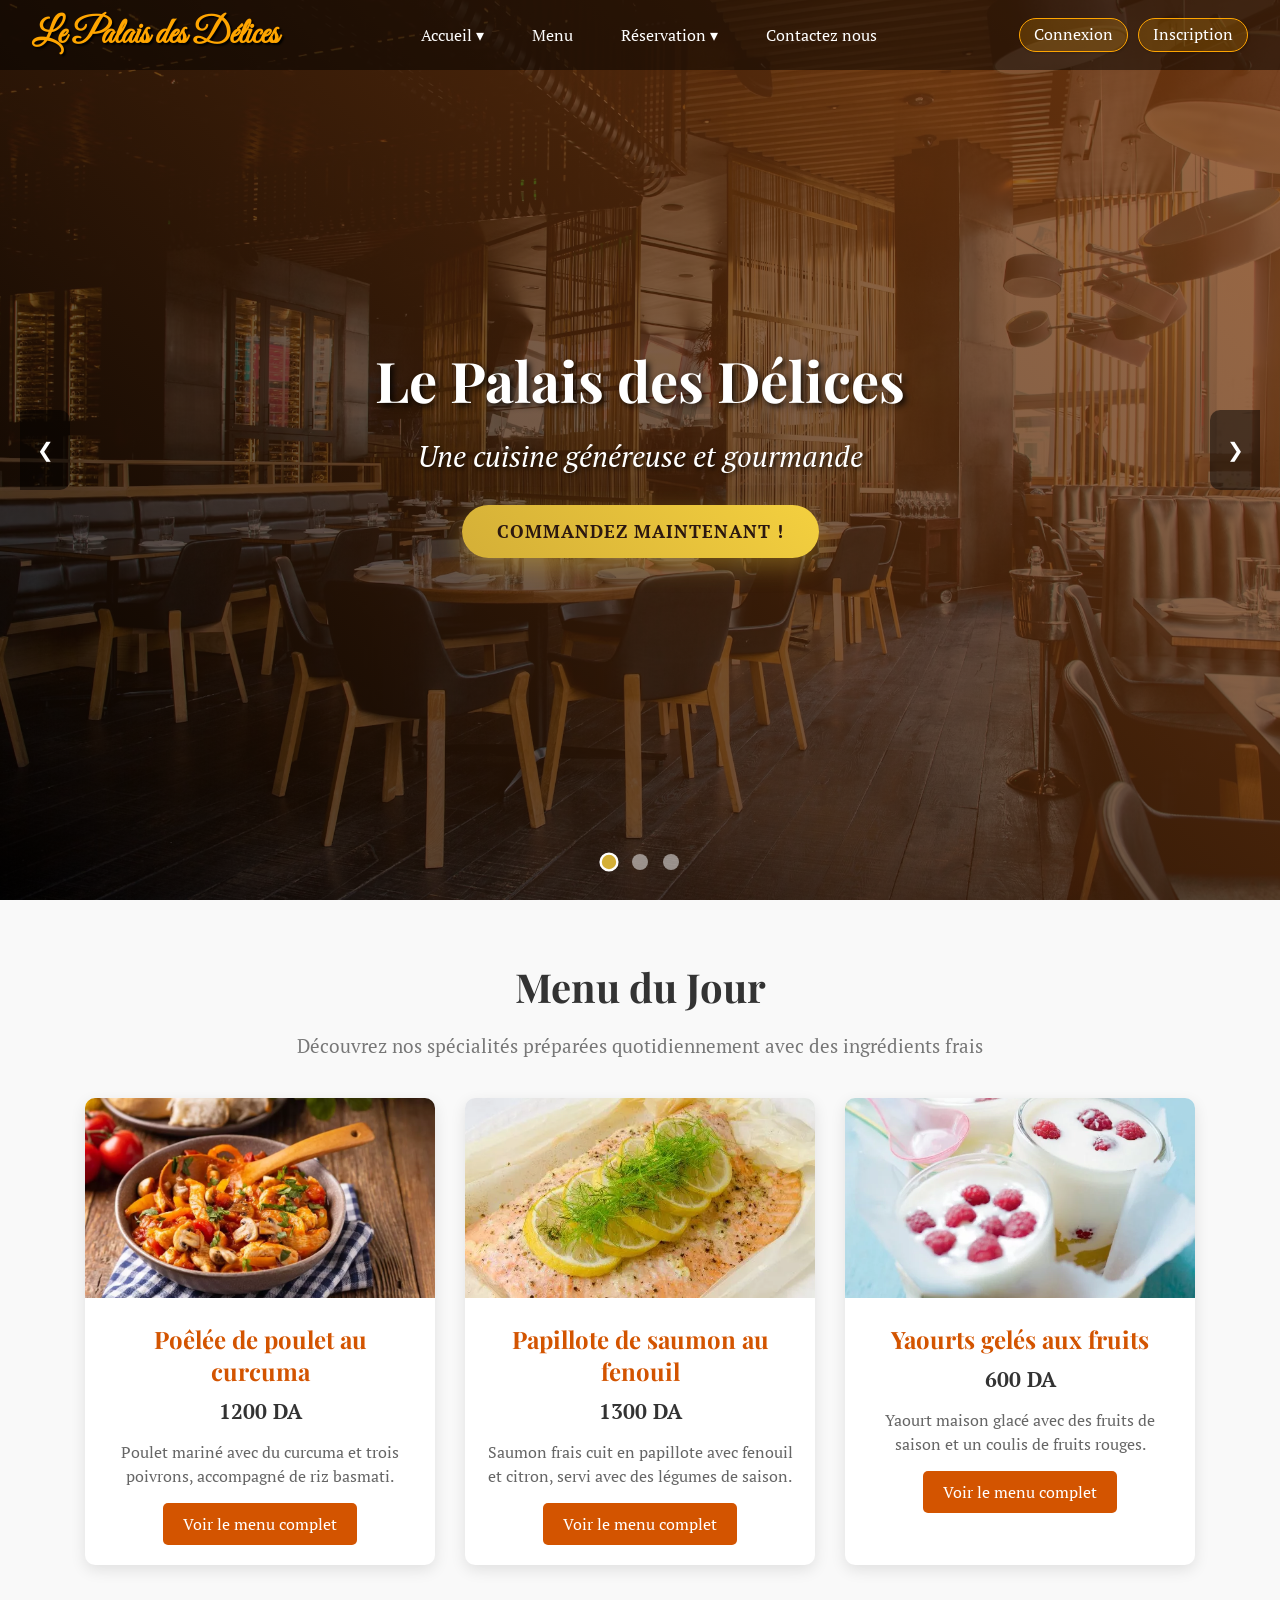
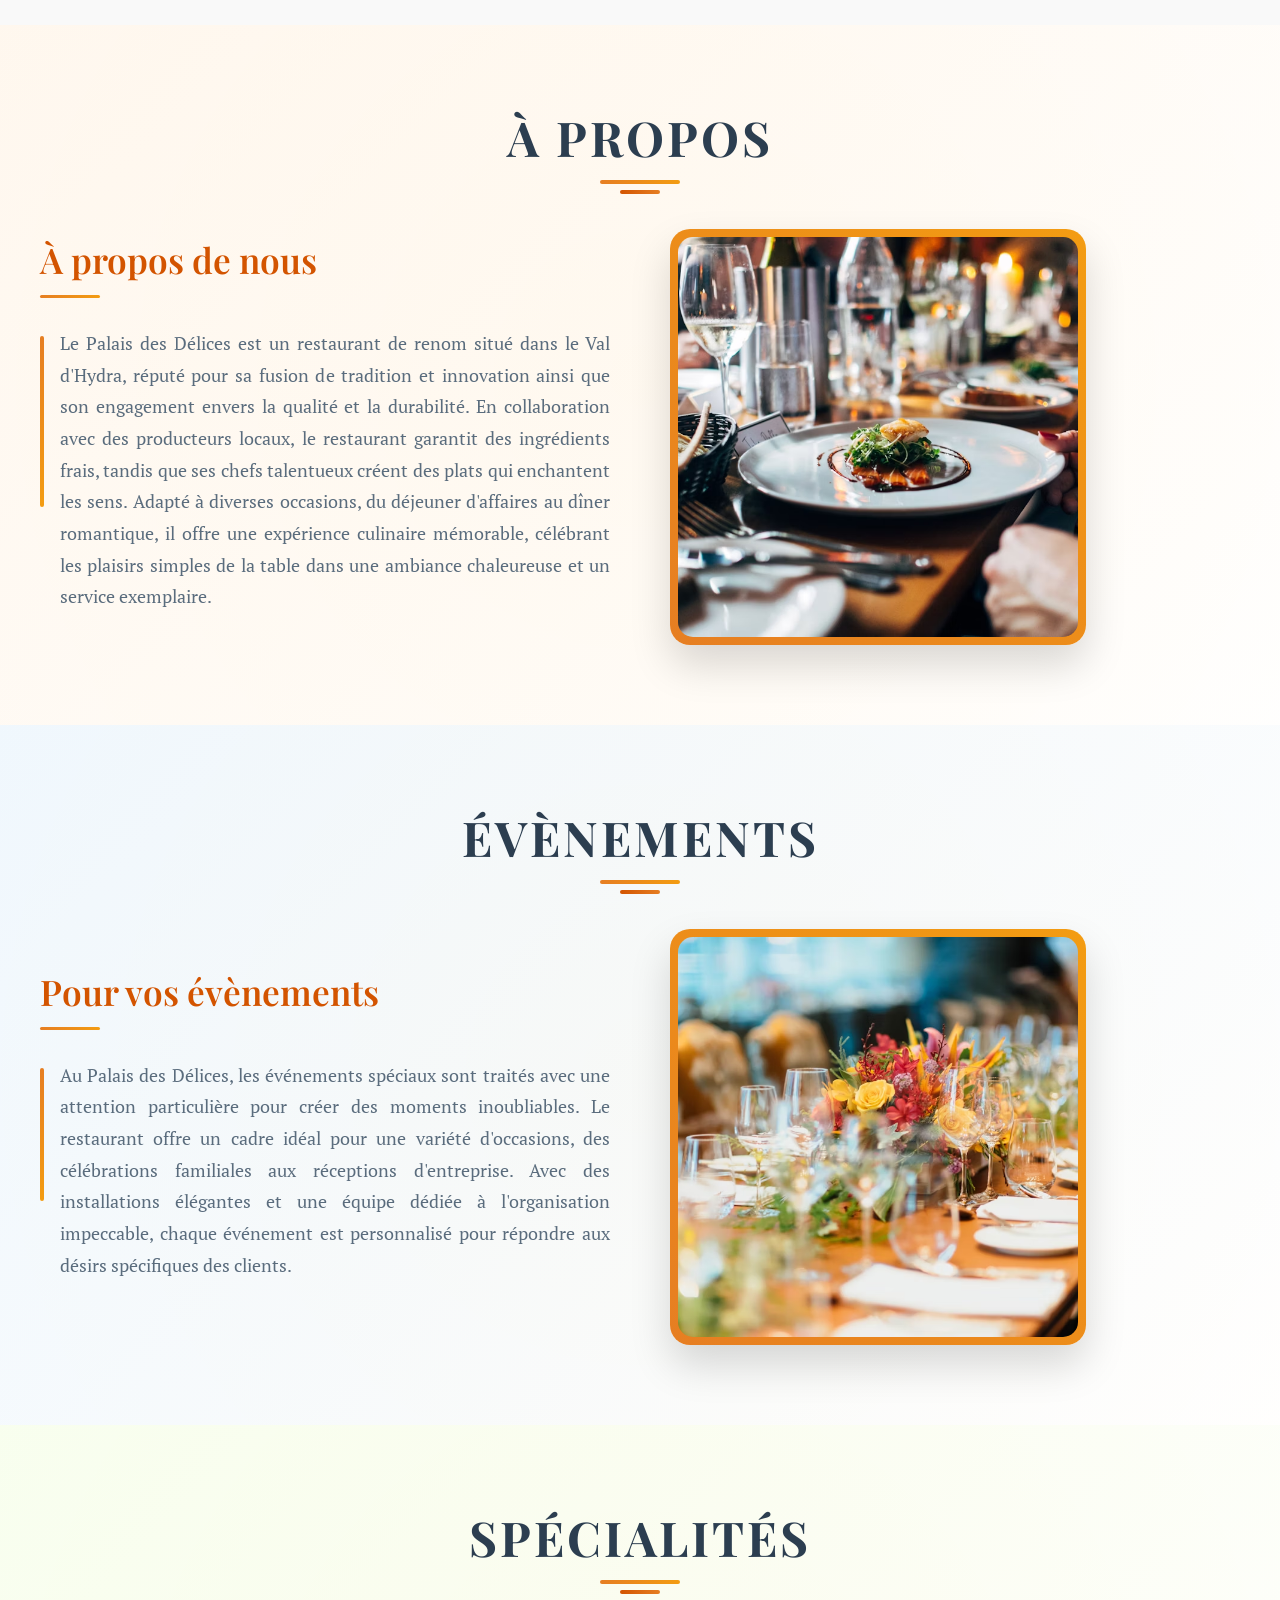
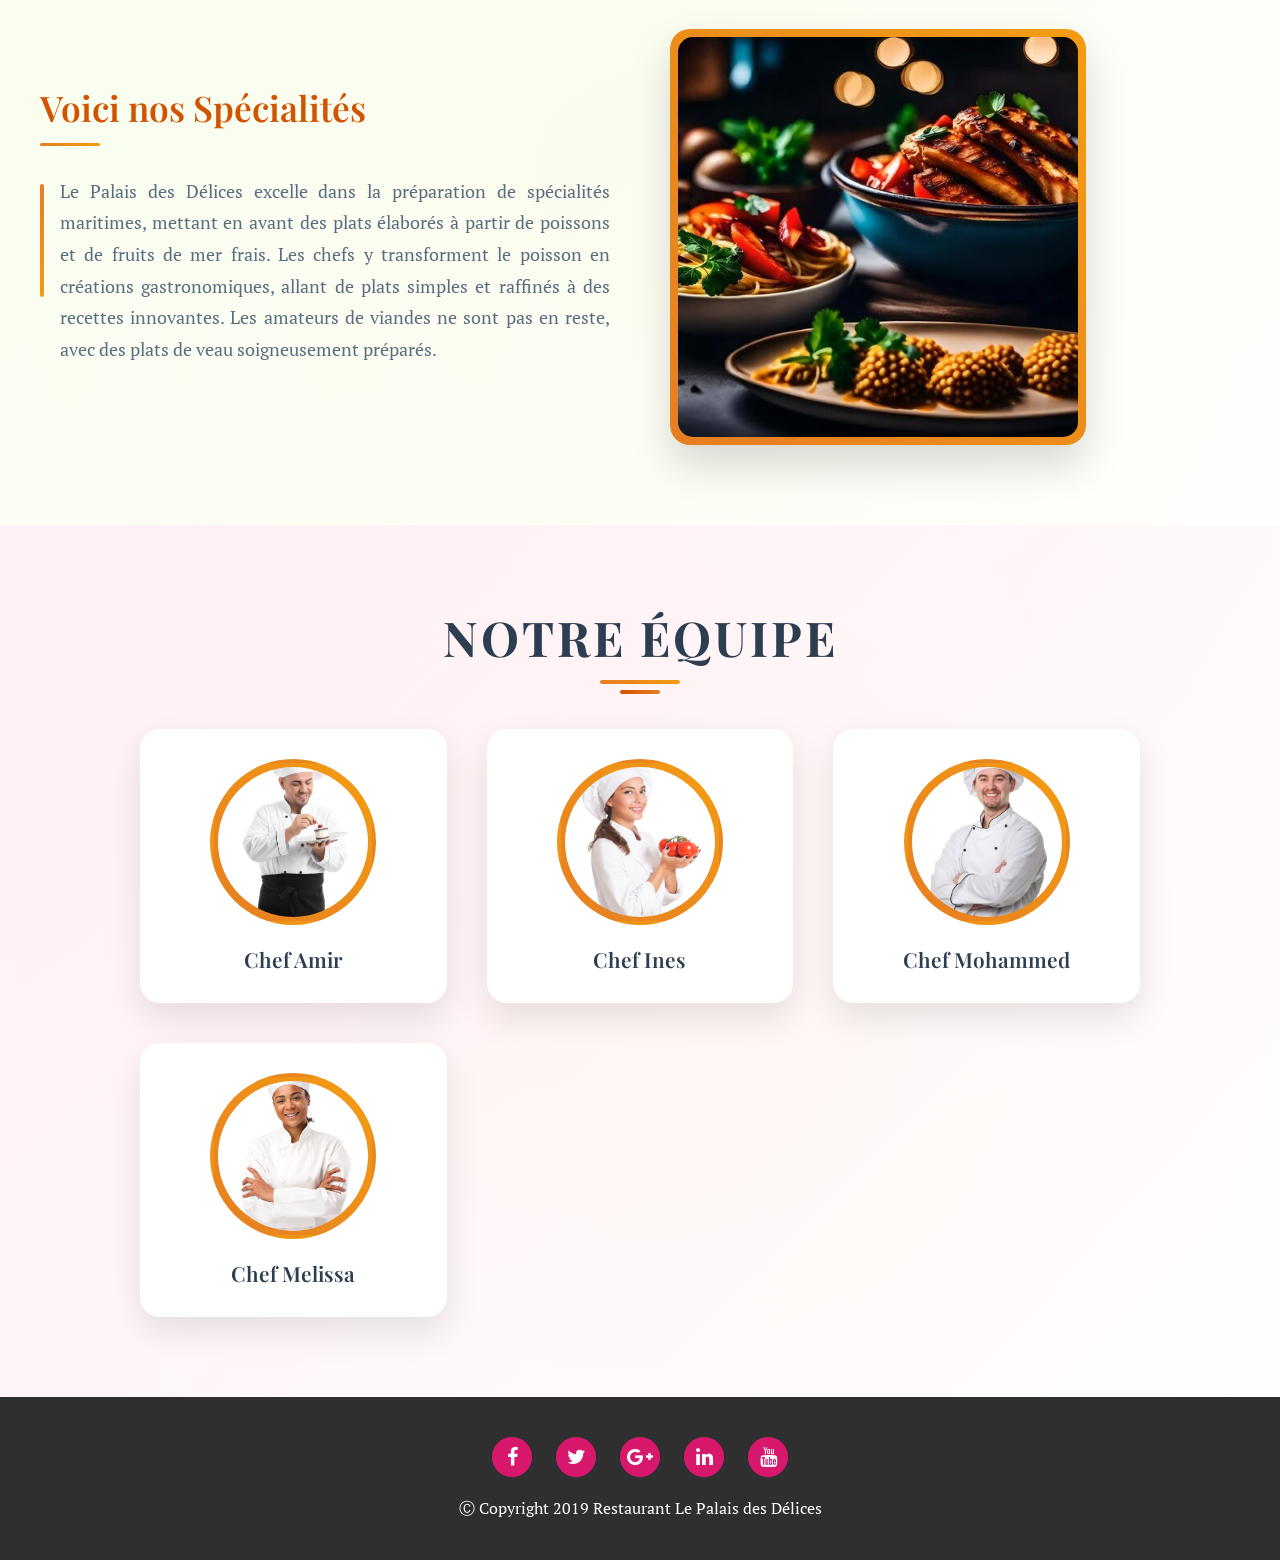
<file: frontend/index.html>
<!DOCTYPE html>
<html>  
    <head>
                <meta charset="UTF-8" />
                <meta name="viewport" content="width=device-width,
                initial-scale=1">
                <!-- google fonts -->
                <link rel="preconnect" href="https://fonts.googleapis.com">
                <link rel="preconnect" href="https://fonts.gstatic.com" crossorigin>
                <link href="https://fonts.googleapis.com/css2?family=Great+Vibes&family=PT+Serif:ital,wght@0,400;0,700;1,400;1,700&family=Playfair+Display:ital,wght@0,400..900;1,400..900&family=Poetsen+One&display=swap" rel="stylesheet">
                <link href="https://fonts.googleapis.com/css2?family=Great+Vibes&display=swap" rel="stylesheet">
                <!-- font awesome -->
                <link rel="stylesheet" href="https://cdnjs.cloudflare.com/ajax/libs/font-awesome/4.7.0/css/font-awesome.min.css">
                <!-- connect style.css -->
                <link rel="stylesheet" type="text/css" href="style.css">
                <title>Le Palais des Délices</title>
    </head>
    <body>
        <div id="A">
            <div class="carousel-container">
                <!-- Slide 1 - Accueil principal -->
                <div class="carousel-slide slide1 active">
                    <div class="slide-content">
                        <h1>Le Palais des Délices</h1>
                        <h2>Une cuisine généreuse et gourmande</h2>
                        <a href="menu.html#E">Commandez maintenant !</a>
                    </div>
                </div>
            
                <!-- Slide 2 - Nos Menus -->
                <div class="carousel-slide slide2">
                    <div class="slide-content">
                        <h1>Nos Menus</h1>
                        <h2>Des saveurs authentiques qui éveillent vos sens</h2>
                        <a href="menu.html">Découvrir nos plats</a>
                    </div>
                </div>
            
                <!-- Slide 3 - Menu du jour -->
                <div class="carousel-slide slide3">
                    <div class="slide-content">
                        <h1>Menu du Jour</h1>
                        <h2>Des créations fraîches préparées chaque matin</h2>
                        <a href="menu.html">Découvrir plus</a>
                    </div>
                </div>
            
                <!-- Navigation avec flèches -->
                <button class="carousel-nav prev" onclick="changeSlide(-1)">❮</button>
                <button class="carousel-nav next" onclick="changeSlide(1)">❯</button>
            
                <!-- Points de navigation -->
                <div class="carousel-dots">
                    <span class="dot active" onclick="currentSlide(1)"></span>
                    <span class="dot" onclick="currentSlide(2)"></span>
                    <span class="dot" onclick="currentSlide(3)"></span>
                </div>
            </div>
        </div>
            
        <div id="C">
            <nav id="D">
                <div class="nav-left">
                    <h1><i class="fas fa-utensils"></i> Le Palais des Délices</h1>
                </div>
                
                <!-- Navigation desktop (cachée sur mobile) -->
                <div class="nav-center">
                    <ul>
                        <li class="dropdown" onmouseenter="showAccueilDropdown()" onmouseleave="hideAccueilDropdown()">
                            <a href="#" onclick="toggleAccueilDropdown(event)">Accueil ▾</a>
                            <ul class="dropdown-menu" id="dropdown-accueil" style="display: none;">
                                <li><a href="#propos">À propos </a></li>
                                <li><a href="#evenement">Évènements</a></li>
                                <li><a href="#specialite">Spécialités</a></li>
                                <li><a href="#chef">Notre Équipe</a></li>                             
                            </ul>
                        </li>
                        <li><a href="menu.html">Menu</a></li>
                        <li class="dropdown" onmouseenter="showReservationDropdown()" onmouseleave="hideReservationDropdown()">
                            <a href="#" onclick="toggleReservationDropdown(event)">Réservation ▾</a>
                            <ul class="dropdown-menu" id="dropdown-reservation" style="display: none;">
                                <li><a href="reservation.html">Table</a></li>
                            </ul>
                        </li>
                        <li><a href="contact.html">Contactez nous</a></li>
                    </ul>
                </div>
                
                <!-- Menu Burger (visible sur mobile) -->
                <div class="burger-menu" onclick="toggleMobileMenu()">
                    <div class="burger-line"></div>
                    <div class="burger-line"></div>
                    <div class="burger-line"></div>
                </div>
                
                <!-- Boutons d'authentification (toujours visibles) -->
                <div class="auth-buttons">
                    <a href="#" class="auth-btn login" onclick="openModal('login')">Connexion</a>
                    <a href="#" class="auth-btn" onclick="openModal('register')">Inscription</a>
                </div>
            </nav>
            
            <!-- Navigation mobile -->
            <div id="mobile">
                <ul>
                    <li><a href="#A">Accueil</a></li>
                    <li><a href="menu.html">Menu</a></li>
                    <li><a href="reservation.html">Réservation</a></li>
                    <li><a href="#propos">À propos</a></li>
                    <li><a href="#evenement">Évènements</a></li>
                    <li><a href="#specialite">Spécialités</a></li>
                    <li><a href="#chef">Chef</a></li>
                    <li><a href="#contact">Contact</a></li>
                </ul>
            </div> 
        </div>
            
        <!-- Modal d'authentification -->
        <div id="authModal" class="modal">
            <div class="modal-content">
                <span class="close" onclick="closeModal()">&times;</span>
                <div class="auth-container">
                    <div class="auth-header">
                        <h1>Bienvenue</h1>
                        <p>Rejoignez-nous pour une expérience culinaire unique</p>
                    </div>
                
                    <div class="form-tabs">
                        <button class="tab-btn active" onclick="switchTab('login')">Connexion</button>
                        <button class="tab-btn" onclick="switchTab('register')">Inscription</button>
                    </div>
                
                    <div id="message" class="message"></div>
                
                    <!-- Formulaire de connexion -->
                    <div id="loginForm" class="form-content active">
                        <form onsubmit="handleLogin(event)">
                            <div class="form-group">
                                <label for="loginEmail">Email <span class="required">*</span></label>
                                <input type="email" id="loginEmail" name="email" required>
                                <div class="error-message">Email requis</div>
                            </div>
                            <div class="form-group">
                                <label for="loginPassword">Mot de passe <span class="required">*</span></label>
                                <input type="password" id="loginPassword" name="password" required>
                                <div class="error-message">Mot de passe requis</div>
                            </div>
                            <button type="submit" class="submit-btn">Se connecter</button>
                        </form>
                    </div>
                
                    <!-- Formulaire d'inscription -->
                    <div id="registerForm" class="form-content">
                        <form onsubmit="handleRegister(event)">
                            <div class="form-row">
                                <div class="form-group">
                                    <label for="nom">Nom <span class="required">*</span></label>
                                    <input type="text" id="nom" name="nom" required>
                                    <div class="error-message">Nom requis</div>
                                </div>
                                <div class="form-group">
                                    <label for="prenom">Prénom <span class="required">*</span></label>
                                    <input type="text" id="prenom" name="prenom" required>
                                    <div class="error-message">Prénom requis</div>
                                </div>
                            </div>
                            <div class="form-group">
                                <label for="dateNaissance">Date de naissance <span class="required">*</span></label>
                                <input type="date" id="dateNaissance" name="dateNaissance" required>
                                <div class="error-message">Date de naissance requise</div>
                            </div>
                            <div class="form-group">
                                <label for="email">Email <span class="required">*</span></label>
                                <input type="email" id="email" name="email" required>
                                <div class="error-message">Email valide requis</div>
                            </div>
                            <div class="form-group">
                                <label for="telephone">Numéro de téléphone <span class="required">*</span></label>
                                <input type="tel" id="telephone" name="telephone" required placeholder="0673779340 ou +213673779340">
                                <div class="error-message">Numéro de téléphone requis</div>
                            </div>
                            <div class="form-group">
                                <label for="password">Mot de passe <span class="required">*</span></label>
                                <input type="password" id="password" name="password" required oninput="checkPasswordStrength()">
                                <div class="password-strength">
                                    <div class="strength-bar">
                                        <div class="strength-fill" id="strengthFill"></div>
                                    </div>
                                    <div class="strength-text" id="strengthText">Minimum 8 caractères, majuscule, chiffre et caractère spécial</div>
                                </div>
                                <div class="error-message">Mot de passe requis</div>
                            </div>
                            <div class="form-group">
                                <label for="confirmPassword">Confirmer le mot de passe <span class="required">*</span></label>
                                <input type="password" id="confirmPassword" name="confirmPassword" required oninput="checkPasswordMatch()">
                                <div class="error-message">Confirmation de mot de passe requise</div>
                            </div>
                            <button type="submit" class="submit-btn" id="registerBtn">S'inscrire</button>
                        </form>
                    </div>
                </div>
            </div>
        </div>
        <!-- Section Menu du Jour -->
        <div class="daily-menu-section">
            <h2 class="daily-menu-title">Menu du Jour</h2>
            <p class="daily-menu-subtitle">Découvrez nos spécialités préparées quotidiennement avec des ingrédients frais</p>
            
            <div class="daily-menu-container">
                <!-- Plat 1 -->
                <div class="daily-menu-item">
                    <img src="image/image36.webp" alt="Poêlée de poulet" class="daily-menu-img">
                    <div class="daily-menu-content">
                        <h3 class="daily-menu-dish">Poêlée de poulet au curcuma</h3>
                        <p class="daily-menu-price">1200 DA</p>
                        <p class="daily-menu-desc">Poulet mariné avec du curcuma et trois poivrons, accompagné de riz basmati.</p>
                        <a href="menu.html#E" class="daily-menu-link">Voir le menu complet</a>
                    </div>
                </div>
                
                <!-- Plat 2 -->
                <div class="daily-menu-item">
                    <img src="image/image38.webp" alt="Papillote de saumon" class="daily-menu-img">
                    <div class="daily-menu-content">
                        <h3 class="daily-menu-dish">Papillote de saumon au fenouil</h3>
                        <p class="daily-menu-price">1300 DA</p>
                        <p class="daily-menu-desc">Saumon frais cuit en papillote avec fenouil et citron, servi avec des légumes de saison.</p>
                        <a href="menu.html#E" class="daily-menu-link">Voir le menu complet</a>
                    </div>
                </div>
                
                <!-- Plat 3 -->
                <div class="daily-menu-item">
                    <img src="image/image16.webp" alt="Yaourts gelés" class="daily-menu-img">
                    <div class="daily-menu-content">
                        <h3 class="daily-menu-dish">Yaourts gelés aux fruits</h3>
                        <p class="daily-menu-price">600 DA</p>
                        <p class="daily-menu-desc">Yaourt maison glacé avec des fruits de saison et un coulis de fruits rouges.</p>
                        <a href="menu.html#E" class="daily-menu-link">Voir le menu complet</a>
                    </div>
                </div>
            </div>
        </div>
        <!-- Sections du site -->
        <div id="propos">
            <h1 id="section">À propos</h1>
            <div id="I">
               <div class="J">
                <h2>À propos de nous</h2>
                <p>    
                    Le Palais des Délices est un restaurant de renom situé dans le Val d'Hydra, réputé pour sa fusion de tradition et innovation ainsi que son engagement envers la qualité et la durabilité. En collaboration avec des producteurs locaux, le restaurant garantit des ingrédients frais, tandis que ses chefs talentueux créent des plats qui enchantent les sens. Adapté à diverses occasions, du déjeuner d'affaires au dîner romantique, il offre une expérience culinaire mémorable, célébrant les plaisirs simples de la table dans une ambiance chaleureuse et un service exemplaire.
                </p>
               </div>
               <div class="J">
                  <div id="proposimg">
                    <img src="image/image81.avif" alt="Restaurant intérieur">   
                  </div>
               </div>
            </div>
        </div>
    
        <div id="evenement">
            <h1 id="section">Évènements</h1>
            <div id="I">
               <div class="J">
                    <h2>Pour vos évènements</h2>
                    <p>   
                        Au Palais des Délices, les événements spéciaux sont traités avec une attention particulière pour créer des moments inoubliables. Le restaurant offre un cadre idéal pour une variété d'occasions, des célébrations familiales aux réceptions d'entreprise. Avec des installations élégantes et une équipe dédiée à l'organisation impeccable, chaque événement est personnalisé pour répondre aux désirs spécifiques des clients.
                    </p>
               </div>
               <div class="J">
                  <div id="proposimg">
                    <img src="image/image80.avif" alt="Événement restaurant">   
                  </div>
               </div>
            </div>
        </div>
    
        <div id="specialite">
            <h1 id="section">Spécialités</h1>
            <div id="I">
               <div class="J">
                <h2>Voici nos Spécialités</h2>
                <p>   
                    Le Palais des Délices excelle dans la préparation de spécialités maritimes, mettant en avant des plats élaborés à partir de poissons et de fruits de mer frais. Les chefs y transforment le poisson en créations gastronomiques, allant de plats simples et raffinés à des recettes innovantes. Les amateurs de viandes ne sont pas en reste, avec des plats de veau soigneusement préparés.
                </p>
               </div>
               <div class="J">
                  <div id="proposimg">
                    <img src="image/image79.jpg" alt="Spécialités culinaires">   
                  </div>
               </div>
            </div>
        </div>
    
        <div id="chef">
           <h1 id="section">Notre Équipe</h1>
           <div id="G">
                <div class="H">
                    <div id="img">
                         <img src="image/image58.jpg" alt="Chef Amir">
                    </div>
                    <h4>Chef Amir</h4>
                </div>
                <div class="H">
                    <div id="img">
                         <img src="image/image60.jpg" alt="Chef Ines">
                    </div>
                    <h4>Chef Ines</h4>
                </div>
                <div class="H">
                    <div id="img">
                         <img src="image/image64.jpg" alt="Chef Mohammed">
                    </div>
                    <h4>Chef Mohammed</h4>
                </div>
                <div class="H">
                    <div id="img">
                         <img src="image/image66.jpg" alt="Chef Melissa">
                    </div>
                    <h4>Chef Melissa</h4>
                </div>
           </div>
        </div>
            
        <!-- Start Footer -->
<footer>
    <div class="mu-footer-area"> <!-- Div pour la zone du footer -->
        <!-- Div pour les icônes sociales -->
        <div class="mu-footer-social">
            <a href="#"><span class="fa fa-facebook"></span></a> <!-- Icône Facebook -->
            <a href="#"><span class="fa fa-twitter"></span></a> <!-- Icône Twitter -->
            <a href="#"><span class="fa fa-google-plus"></span></a> <!-- Icône Google+ -->
            <a href="#"><span class="fa fa-linkedin"></span></a> <!-- Icône LinkedIn -->
            <a href="#"><span class="fa fa-youtube"></span></a> <!-- Icône YouTube -->
        </div>
        <!-- Fin de la zone des icônes sociales -->
    
        <!-- Div pour le texte de droit d'auteur -->
        <div class="mu-footer-copyright">
            <p>&#9400; Copyright 2019 Restaurant Le Palais des Délices</p> <!-- Texte de droit d'auteur -->
        </div>
        <!-- Fin de la zone du texte de droit d'auteur -->
    </div>
</footer>
<!-- End Footer -->
        <script src="js/api.js"></script>
        <script src="js/index.js"></script>
    </body>
</html>
</file>
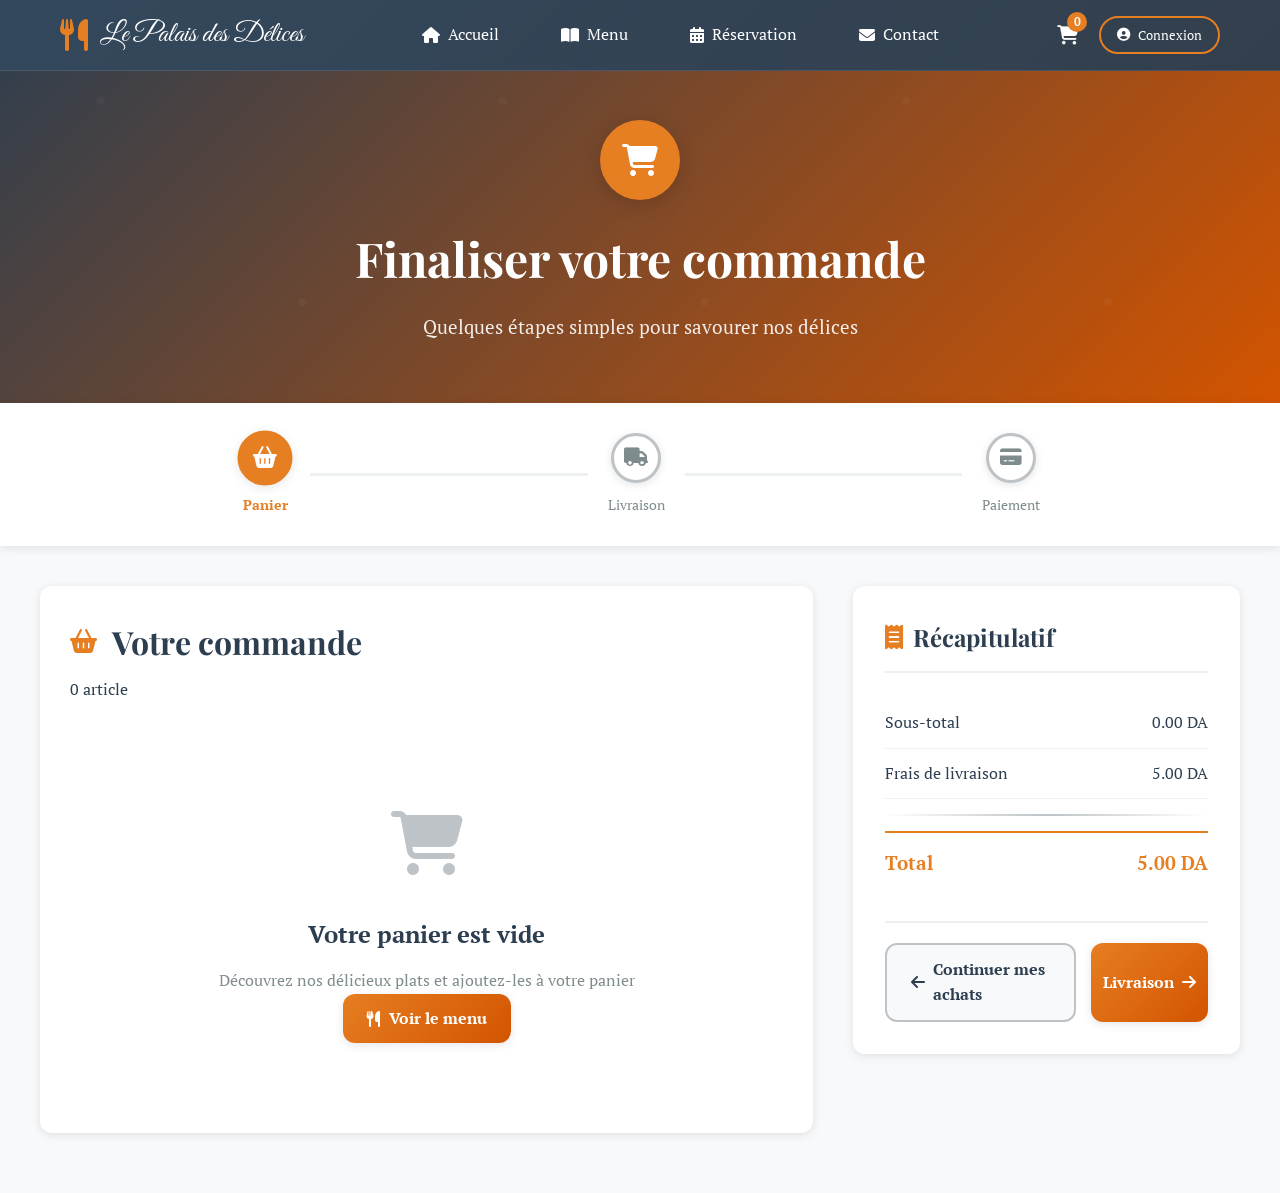
<file: frontend/commande.html>
<!DOCTYPE html>
<html lang="fr">
<head>
    <meta charset="UTF-8">
    <meta name="viewport" content="width=device-width, initial-scale=1.0">
    <title>Commande - Le Palais des Délices</title>

    <!-- Google Fonts -->
    <link rel="preconnect" href="https://fonts.googleapis.com">
    <link rel="preconnect" href="https://fonts.gstatic.com" crossorigin>
    <link href="https://fonts.googleapis.com/css2?family=PT+Serif:ital,wght@0,400;0,700;1,400;1,700&family=Playfair+Display:ital,wght@0,400..900;1,400..900&family=Great+Vibes&display=swap" rel="stylesheet">

    <!-- Font Awesome -->
    <link rel="stylesheet" href="https://cdnjs.cloudflare.com/ajax/libs/font-awesome/6.4.0/css/all.min.css">

    <!-- CSS -->
    <link rel="stylesheet" href="styleCommande.css">
</head>
<body>
    <!-- Navigation moderne -->
    <nav class="navbar">
        <div class="nav-container">
            <div class="nav-brand">
                <i class="fas fa-utensils"></i>
                <span class="brand-text">Le Palais des Délices</span>
            </div>
            
            <div class="nav-links">
                <a href="index.html" class="nav-link">
                    <i class="fas fa-home"></i>
                    <span>Accueil</span>
                </a>
                <a href="menu.html" class="nav-link">
                    <i class="fas fa-book-open"></i>
                    <span>Menu</span>
                </a>
                <a href="reservation.html" class="nav-link">
                    <i class="fas fa-calendar-alt"></i>
                    <span>Réservation</span>
                </a>
                <a href="contact.html" class="nav-link">
                    <i class="fas fa-envelope"></i>
                    <span>Contact</span>
                </a>
            </div>

            <div class="nav-actions">
                <div class="cart-indicator">
                    <i class="fas fa-shopping-cart"></i>
                    <span class="cart-count" id="cartBadge">0</span>
                </div>
                <div class="user-menu">
                    <button class="user-btn" id="userToggle">
                        <i class="fas fa-user-circle"></i>
                        <span id="userDisplay">Connexion</span>
                    </button>
                </div>
            </div>
        </div>
    </nav>

    <!-- Hero Section -->
    <section class="checkout-hero">
        <div class="hero-content">
            <div class="hero-icon">
                <i class="fas fa-shopping-cart"></i>
            </div>
            <h1>Finaliser votre commande</h1>
            <p>Quelques étapes simples pour savourer nos délices</p>
        </div>
    </section>

    <!-- Progress Bar -->
    <div class="progress-container">
        <div class="progress-bar">
            <div class="progress-step active" data-step="1">
                <div class="step-circle">
                    <i class="fas fa-shopping-basket"></i>
                </div>
                <div class="step-label">Panier</div>
            </div>
            <div class="progress-line"></div>
            <div class="progress-step" data-step="2">
                <div class="step-circle">
                    <i class="fas fa-truck"></i>
                </div>
                <div class="step-label">Livraison</div>
            </div>
            <div class="progress-line"></div>
            <div class="progress-step" data-step="3">
                <div class="step-circle">
                    <i class="fas fa-credit-card"></i>
                </div>
                <div class="step-label">Paiement</div>
            </div>
        </div>
    </div>

    <!-- Main Content -->
    <main class="checkout-main">
        <div class="checkout-container">
            
            <!-- ÉTAPE 1: PANIER -->
            <div class="checkout-step active" id="step1">
                <div class="step-content">
                    <!-- Left Column: Cart Items -->
                    <div class="cart-section">
                        <div class="section-header">
                            <h2>
                                <i class="fas fa-shopping-basket"></i>
                                Votre commande
                            </h2>
                            <span class="item-count" id="itemCountDisplay">0 article(s)</span>
                        </div>

                        <div class="cart-items-container" id="cartItems">
                            <!-- Items will be loaded here -->
                        </div>

                        <div class="empty-cart" id="cartEmpty" style="display: none;">
                            <div class="empty-icon">
                                <i class="fas fa-shopping-cart"></i>
                            </div>
                            <h3>Votre panier est vide</h3>
                            <p>Découvrez nos délicieux plats et ajoutez-les à votre panier</p>
                            <a href="menu.html" class="btn btn-primary">
                                <i class="fas fa-utensils"></i>
                                Voir le menu
                            </a>
                        </div>
                    </div>

                    <!-- Right Column: Order Summary -->
                    <div class="summary-section">
                        <div class="order-summary-card">
                            <h3>
                                <i class="fas fa-receipt"></i>
                                Récapitulatif
                            </h3>
                            
                            <div class="summary-details">
                                <div class="summary-line">
                                    <span>Sous-total</span>
                                    <span id="subtotalAmount">0,00 DA</span>
                                </div>
                                <div class="summary-line">
                                    <span>Frais de livraison</span>
                                    <span id="deliveryFeeAmount">À calculer</span>
                                </div>
                                <div class="summary-divider"></div>
                                <div class="summary-line total">
                                    <span>Total</span>
                                    <span id="totalAmount">0,00 DA</span>
                                </div>
                            </div>

                            <div class="step-actions">
                                <a href="menu.html" class="btn btn-secondary">
                                    <i class="fas fa-arrow-left"></i>
                                    Continuer mes achats
                                </a>
                                <button class="btn btn-primary" onclick="nextStep()" id="nextBtn1">
                                    Livraison
                                    <i class="fas fa-arrow-right"></i>
                                </button>
                            </div>
                        </div>
                    </div>
                </div>
            </div>

            <!-- ÉTAPE 2: LIVRAISON -->
            <div class="checkout-step" id="step2">
                <div class="step-content">
                    <!-- Left Column: Delivery Options -->
                    <div class="delivery-section">
                        <div class="section-header">
                            <h2>
                                <i class="fas fa-truck"></i>
                                Mode de livraison
                            </h2>
                        </div>

                        <div class="delivery-options">
                            <label class="delivery-option">
                                <input type="radio" name="deliveryMethod" value="delivery" checked>
                                <div class="option-card">
                                    <div class="option-icon">
                                        <i class="fas fa-shipping-fast"></i>
                                    </div>
                                    <div class="option-info">
                                        <h4>Livraison à domicile</h4>
                                        <p>Livré chez vous en 30-45 minutes</p>
                                        <span class="delivery-time">
                                            <i class="fas fa-clock"></i>
                                            30-45 min
                                        </span>
                                    </div>
                                    <div class="option-price">5,00 DA</div>
                                </div>
                            </label>

                            <label class="delivery-option">
                                <input type="radio" name="deliveryMethod" value="pickup">
                                <div class="option-card">
                                    <div class="option-icon">
                                        <i class="fas fa-store"></i>
                                    </div>
                                    <div class="option-info">
                                        <h4>Retrait en magasin</h4>
                                        <p>Retirez votre commande au restaurant</p>
                                        <span class="delivery-time">
                                            <i class="fas fa-clock"></i>
                                            15-20 min
                                        </span>
                                    </div>
                                    <div class="option-price">Gratuit</div>
                                </div>
                            </label>
                        </div>

                        <!-- Delivery Form -->
                        <div class="delivery-form-container">
                            <h3>
                                <i class="fas fa-user"></i>
                                Informations de contact
                            </h3>
                            
                            <form class="delivery-form" id="deliveryForm">
                                <div class="form-row">
                                    <div class="form-group">
                                        <label for="firstName">Prénom *</label>
                                        <input type="text" id="firstName" name="firstName" required>
                                    </div>
                                    <div class="form-group">
                                        <label for="lastName">Nom *</label>
                                        <input type="text" id="lastName" name="lastName" required>
                                    </div>
                                </div>

                                <div class="form-group">
                                    <label for="phone">Téléphone *</label>
                                    <input type="tel" id="phone" name="phone" required 
                                           placeholder="0556013837">
                                </div>

                                <div class="form-group">
                                    <label for="email">Email</label>
                                    <input type="email" id="email" name="email" 
                                           placeholder="votre@email.com">
                                </div>

                                <!-- Address section (shown only for delivery) -->
                                <div class="address-section" id="addressSection">
                                    <h4>
                                        <i class="fas fa-map-marker-alt"></i>
                                        Adresse de livraison
                                    </h4>
                                    
                                    <div class="form-group">
                                        <label for="address">Adresse complète *</label>
                                        <input type="text" id="address" name="address" 
                                               placeholder="Numéro, rue, quartier..." required>
                                    </div>

                                    <div class="form-row">
                                        <div class="form-group">
                                            <label for="city">Ville *</label>
                                            <input type="text" id="city" name="city" value="Alger" required>
                                        </div>
                                        <div class="form-group">
                                            <label for="zipCode">Code postal</label>
                                            <input type="text" id="zipCode" name="zipCode" 
                                                   placeholder="16000">
                                        </div>
                                    </div>

                                    <div class="form-group">
                                        <label for="instructions">Instructions spéciales</label>
                                        <textarea id="instructions" name="instructions" rows="3"
                                                placeholder="Code d'accès, étage, instructions particulières..."></textarea>
                                    </div>
                                </div>
                            </form>
                        </div>
                    </div>

                    <!-- Right Column: Updated Summary -->
                    <div class="summary-section">
                        <div class="order-summary-card">
                            <h3>
                                <i class="fas fa-receipt"></i>
                                Récapitulatif mis à jour
                            </h3>
                            
                            <div class="summary-details">
                                <div class="summary-line">
                                    <span>Sous-total</span>
                                    <span id="subtotalAmount2">0,00 DA</span>
                                </div>
                                <div class="summary-line" id="deliveryFeeLine">
                                    <span>Livraison à domicile</span>
                                    <span id="deliveryFeeAmount2">5,00 DA</span>
                                </div>
                                <div class="summary-divider"></div>
                                <div class="summary-line total">
                                    <span>Total</span>
                                    <span id="totalAmount2">0,00 DA</span>
                                </div>
                            </div>

                            <div class="delivery-info">
                                <div class="info-item">
                                    <i class="fas fa-clock"></i>
                                    <span>Livraison estimée: <strong id="estimatedTime">30-45 min</strong></span>
                                </div>
                                <div class="info-item">
                                    <i class="fas fa-phone"></i>
                                    <span>Support: +213 556 01 38 37</span>
                                </div>
                            </div>

                            <div class="step-actions">
                                <button class="btn btn-secondary" onclick="previousStep()">
                                    <i class="fas fa-arrow-left"></i>
                                    Retour
                                </button>
                                <button class="btn btn-primary" onclick="nextStep()" id="nextBtn2">
                                    Paiement
                                    <i class="fas fa-arrow-right"></i>
                                </button>
                            </div>
                        </div>
                    </div>
                </div>
            </div>

            <!-- ÉTAPE 3: PAIEMENT -->
            <div class="checkout-step" id="step3">
                <div class="step-content">
                    <!-- Left Column: Payment Methods -->
                    <div class="payment-section">
                        <div class="section-header">
                            <h2>
                                <i class="fas fa-credit-card"></i>
                                Mode de paiement
                            </h2>
                        </div>

                        <div class="payment-methods">
                            <label class="payment-method">
                                <input type="radio" name="paymentMethod" value="card" checked>
                                <div class="method-card">
                                    <div class="method-icon">
                                        <i class="fab fa-cc-visa"></i>
                                    </div>
                                    <div class="method-info">
                                        <h4>Carte bancaire</h4>
                                        <p>Paiement sécurisé par SSL</p>
                                    </div>
                                    <div class="method-badges">
                                        <i class="fab fa-cc-visa"></i>
                                        <i class="fab fa-cc-mastercard"></i>
                                        <i class="fas fa-shield-alt"></i>
                                    </div>
                                </div>
                            </label>

                            <label class="payment-method">
                                <input type="radio" name="paymentMethod" value="cash">
                                <div class="method-card">
                                    <div class="method-icon">
                                        <i class="fas fa-money-bill-wave"></i>
                                    </div>
                                    <div class="method-info">
                                        <h4>Espèces à la livraison</h4>
                                        <p>Payez en liquide au livreur</p>
                                    </div>
                                    <div class="method-note">
                                        <i class="fas fa-info-circle"></i>
                                        <span>Ayez l'appoint</span>
                                    </div>
                                </div>
                            </label>
                        </div>

                        <!-- Card Form -->
                        <div class="payment-form-container" id="cardFormContainer">
                            <div class="secure-badge">
                                <i class="fas fa-lock"></i>
                                <span>Paiement sécurisé SSL 256 bits</span>
                            </div>

                            <form class="payment-form" id="paymentForm">
                                <div class="form-group">
                                    <label for="cardNumber">Numéro de carte *</label>
                                    <div class="card-input">
                                        <input type="text" id="cardNumber" name="cardNumber" 
                                               placeholder="1234 5678 9012 3456" maxlength="19" required>
                                        <div class="card-icons">
                                            <i class="fab fa-cc-visa"></i>
                                            <i class="fab fa-cc-mastercard"></i>
                                        </div>
                                    </div>
                                </div>

                                <div class="form-row">
                                    <div class="form-group">
                                        <label for="expiryDate">Expiration *</label>
                                        <input type="text" id="expiryDate" name="expiryDate" 
                                               placeholder="MM/AA" maxlength="5" required>
                                    </div>
                                    <div class="form-group">
                                        <label for="cvv">CVV *</label>
                                        <div class="cvv-input">
                                            <input type="text" id="cvv" name="cvv" 
                                                   placeholder="123" maxlength="3" required>
                                            <div class="cvv-info">
                                                <i class="fas fa-question-circle" title="3 chiffres au dos de votre carte"></i>
                                            </div>
                                        </div>
                                    </div>
                                </div>

                                <div class="form-group">
                                    <label for="cardName">Nom du porteur *</label>
                                    <input type="text" id="cardName" name="cardName" 
                                           placeholder="Nom comme sur la carte" required>
                                </div>
                            </form>
                        </div>

                        <!-- Cash Message -->
                        <div class="cash-message" id="cashMessage" style="display: none;">
                            <div class="message-card">
                                <div class="message-icon">
                                    <i class="fas fa-money-bill-wave"></i>
                                </div>
                                <div class="message-content">
                                    <h4>Paiement en espèces</h4>
                                    <p>Vous payerez directement au livreur. Préparez le montant exact pour faciliter la transaction.</p>
                                    
                                </div>
                            </div>
                        </div>
                    </div>

                    <!-- Right Column: Final Summary -->
                    <div class="summary-section">
                        <div class="order-summary-card final">
                            <h3>
                                <i class="fas fa-clipboard-check"></i>
                                Commande finale
                            </h3>
                            
                            <!-- Order Items Summary -->
                            <div class="final-items" id="finalItemsList">
                                <!-- Items summary will be loaded here -->
                            </div>

                            <div class="summary-details">
                                <div class="summary-line">
                                    <span>Sous-total (<span id="finalItemCount">0</span> articles)</span>
                                    <span id="finalSubtotal">0,00 DA</span>
                                </div>
                                <div class="summary-line">
                                    <span id="finalDeliveryLabel">Livraison</span>
                                    <span id="finalDeliveryFee">5,00 DA</span>
                                </div>
                                <div class="summary-divider"></div>
                                <div class="summary-line total">
                                    <span>Total à payer</span>
                                    <span id="finalTotal">0,00 DA</span>
                                </div>
                            </div>

                            <div class="order-details">
                                <div class="detail-item">
                                    <div>
                                        <strong id="finalDeliveryMethod">Livraison à domicile</strong>
                                        <span id="finalDeliveryTime">dans 30-45 minutes</span>
                                    </div>
                                </div>
                                <div class="detail-item">
                                    <div>
                                        <strong id="finalPaymentMethod">Carte bancaire</strong>
                                        <span>Paiement sécurisé</span>
                                    </div>
                                </div>
                            </div>

                            <div class="terms-section">
                                <label class="checkbox-container">
                                    <input type="checkbox" id="termsAccept" required>
                                    <span class="checkmark"></span>
                                    <span class="terms-text">
                                        J'accepte les <a href="#" class="terms-link">conditions générales</a> 
                                        et la <a href="#" class="terms-link">politique de confidentialité</a>
                                    </span>
                                </label>
                            </div>

                            <div class="step-actions">
                                <button class="btn btn-secondary" onclick="previousStep()">
                                    <i class="fas fa-arrow-left"></i>
                                    Retour
                                </button>
                                <button class="btn btn-success btn-large" onclick="processOrder()" id="finalOrderBtn">
                                    <i class="fas fa-check-circle"></i>
                                    Confirmer la commande
                                </button>
                            </div>
                        </div>
                    </div>
                </div>
            </div>
        </div>
    </main>

    <!-- Success Modal -->
    <div class="modal-overlay" id="successModal">
        <div class="success-modal">
            <div class="success-animation">
                <div class="success-checkmark">
                    <div class="check-icon">
                        <span class="icon-line line-tip"></span>
                        <span class="icon-line line-long"></span>
                        <div class="icon-circle"></div>
                        <div class="icon-fix"></div>
                    </div>
                </div>
            </div>
            
            <div class="success-content">
                <h2>Commande confirmée !</h2>
                <p>Votre commande <strong>#<span id="orderNumber">CMD123456</span></strong> a été prise en compte avec succès.</p>
                
                <div class="success-details">
                    <div class="detail-row">
                        <span>Montant total:</span>
                        <strong id="successTotal">0,00 DA</strong>
                    </div>
                    <div class="detail-row">
                        <span>Livraison:</span>
                        <strong id="successDelivery">À domicile</strong>
                    </div>
                    <div class="detail-row">
                        <span>Délai estimé:</span>
                        <strong id="successTime">30-45 minutes</strong>
                    </div>
                </div>

                <div class="success-message">
                    <i class="fas fa-envelope"></i>
                    <span>Un email de confirmation vous a été envoyé</span>
                </div>

                <div class="success-actions">
                    <button class="btn btn-primary" onclick="goToHome()">
                        <i class="fas fa-home"></i>
                        Retour à l'accueil
                    </button>
                    <button class="btn btn-secondary" onclick="printOrder()">
                        <i class="fas fa-print"></i>
                        Imprimer
                    </button>
                </div>
            </div>
        </div>
    </div>

    <!-- Loading Overlay -->
    <div class="loading-overlay" id="loadingOverlay">
        <div class="loading-spinner">
            <div class="spinner"></div>
            <p>Traitement de votre commande...</p>
        </div>
    </div>

    <!-- JavaScript -->
    <script src="js/api.js"></script>
    <script src="js/commande.js"></script>
</body>
</html>
</file>
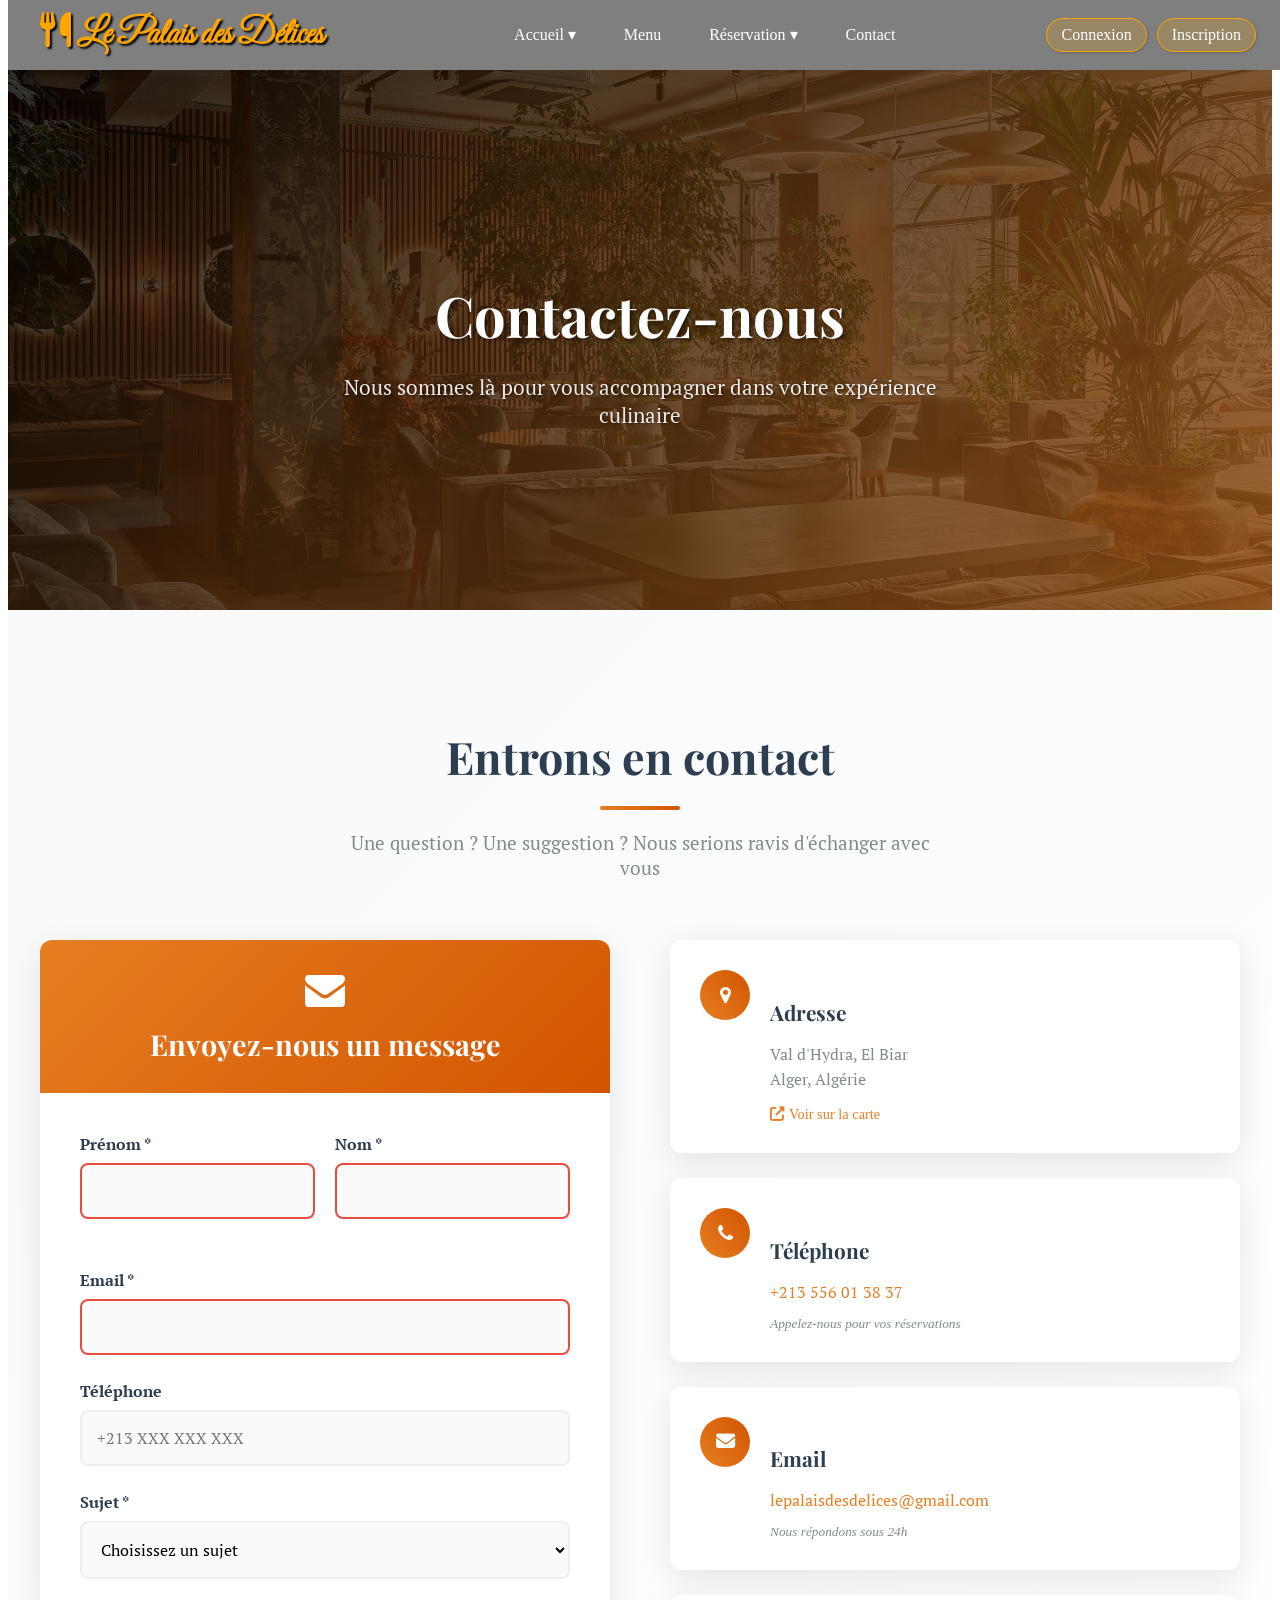
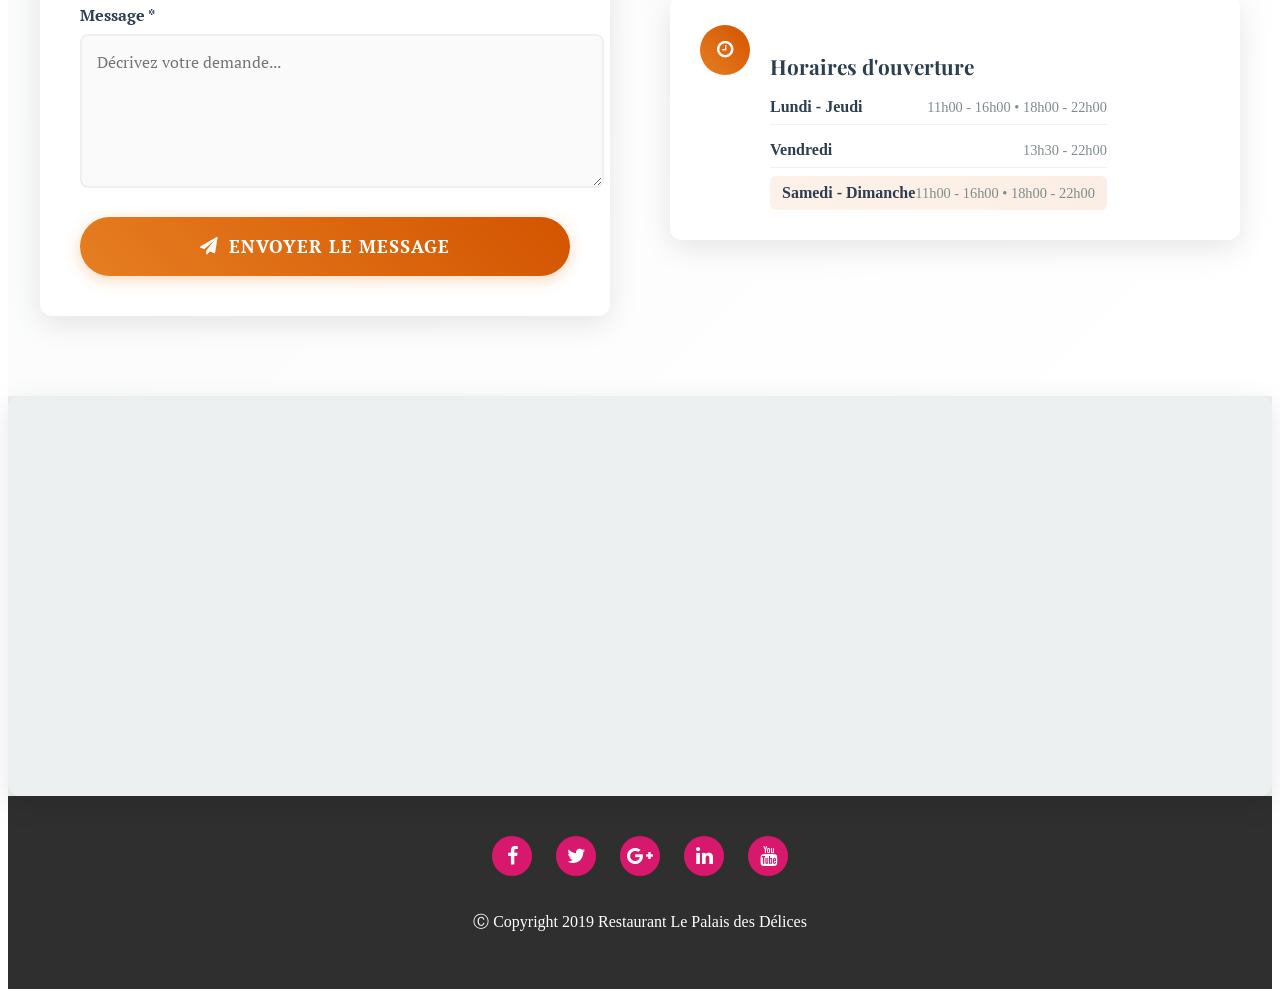
<file: frontend/contact.html>
<!DOCTYPE html>
<html lang="fr">
<head>
    <meta charset="UTF-8" />
    <meta name="viewport" content="width=device-width,
    initial-scale=1">
    <!-- google fonts -->
    <link rel="preconnect" href="https://fonts.googleapis.com">
    <link rel="preconnect" href="https://fonts.gstatic.com" crossorigin>
    <link href="https://fonts.googleapis.com/css2?family=Great+Vibes&family=PT+Serif:ital,wght@0,400;0,700;1,400;1,700&family=Playfair+Display:ital,wght@0,400..900;1,400..900&family=Poetsen+One&display=swap" rel="stylesheet">
    <link href="https://fonts.googleapis.com/css2?family=Great+Vibes&display=swap" rel="stylesheet">
    <!-- font awesome -->
    <link rel="stylesheet" href="https://cdnjs.cloudflare.com/ajax/libs/font-awesome/6.5.0/css/all.min.css">
    <link rel="stylesheet" href="https://cdnjs.cloudflare.com/ajax/libs/font-awesome/4.7.0/css/font-awesome.min.css">
    <!-- connect style.css -->
    <link rel="stylesheet" href="styleContact.css">
</head>
<body>
    <!-- Navigation (identique à index.html) -->
    <div id="C">
        <nav id="D">
            <div class="nav-left">
                <h1><i class="fas fa-utensils"></i> Le Palais des Délices</h1>
            </div>

            <!-- Navigation desktop -->
            <div class="nav-center">
                <ul>
                    <li class="dropdown" onmouseenter="showAccueilDropdown()" onmouseleave="hideAccueilDropdown()">
                        <a href="#" onclick="toggleAccueilDropdown(event)">Accueil ▾</a>
                        <ul class="dropdown-menu" id="dropdown-accueil" style="display: none;">
                            <li><a href="index.html#propos">À propos</a></li>
                            <li><a href="index.html#evenement">Évènements</a></li>
                            <li><a href="index.html#specialite">Spécialités</a></li>
                            <li><a href="index.html#chef">Notre Équipe</a></li>                             
                        </ul>
                    </li>
                    <li><a href="menu.html">Menu</a></li>
                    <li class="dropdown" onmouseenter="showReservationDropdown()" onmouseleave="hideReservationDropdown()">
                        <a href="#" onclick="toggleReservationDropdown(event)">Réservation ▾</a>
                        <ul class="dropdown-menu" id="dropdown-reservation" style="display: none;">
                            <li><a href="reservation.html">Table</a></li>
                        </ul>
                    </li>
                    <li><a href="contact.html">Contact</a></li>
                </ul>
            </div>
            
            <!-- Menu Burger -->
            <div class="burger-menu" onclick="toggleMobileMenu()">
                <div class="burger-line"></div>
                <div class="burger-line"></div>
                <div class="burger-line"></div>
            </div>
            
            <!-- Boutons d'authentification -->
            <div class="auth-buttons">
                <a href="index.html#login" class="auth-btn login" onclick="openModal('login')">Connexion</a>
                <a href="index.html#register" class="auth-btn" onclick="openModal('register')">Inscription</a>
            </div>
        </nav>
        
        <!-- Navigation mobile -->
        <div id="mobile">
            <ul>
                <li><a href="index.html">Accueil</a></li>
                <li><a href="menu.html">Menu</a></li>
                <li><a href="reservation.html">Réservation</a></li>
                <li><a href="contact.html">Contact</a></li>
            </ul>
        </div>
    </div>

    <!-- Section Hero -->
    <section class="contact-hero">
        <div class="hero-overlay"></div>
        <div class="hero-content">
            <h1>Contactez-nous</h1>
            <p>Nous sommes là pour vous accompagner dans votre expérience culinaire</p>
        </div>
    </section>

    <!-- Section principale de contact -->
    <main class="contact-main">
        <div class="container">
            <!-- En-tête de section -->
            <div class="section-header">
                <h2>Entrons en contact</h2>
                <p>Une question ? Une suggestion ? Nous serions ravis d'échanger avec vous</p>
            </div>

            <div class="contact-content">
                <!-- Formulaire de contact -->
                <div class="contact-form-section">
                    <div class="form-card">
                        <div class="form-header">
                            <i class="fa fa-envelope"></i>
                            <h3>Envoyez-nous un message</h3>
                        </div>
                        
                        <form id="contactForm" class="contact-form">
                            <div class="form-row">
                                <div class="form-group">
                                    <label for="firstName">Prénom *</label>
                                    <input type="text" id="firstName" name="firstName" required>
                                    <div class="error-message"></div>
                                </div>
                                <div class="form-group">
                                    <label for="lastName">Nom *</label>
                                    <input type="text" id="lastName" name="lastName" required>
                                    <div class="error-message"></div>
                                </div>
                            </div>

                            <div class="form-group">
                                <label for="email">Email *</label>
                                <input type="email" id="email" name="email" required>
                                <div class="error-message"></div>
                            </div>

                            <div class="form-group">
                                <label for="phone">Téléphone</label>
                                <input type="tel" id="phone" name="phone" placeholder="+213 XXX XXX XXX">
                                <div class="error-message"></div>
                            </div>

                            <div class="form-group">
                                <label for="subject">Sujet *</label>
                                <select id="subject" name="subject" required>
                                    <option value="">Choisissez un sujet</option>
                                    <option value="reservation">Réservation</option>
                                    <option value="menu">Question sur le menu</option>
                                    <option value="event">Organisation d'événement</option>
                                    <option value="feedback">Avis et suggestions</option>
                                    <option value="other">Autre</option>
                                </select>
                                <div class="error-message"></div>
                            </div>

                            <div class="form-group">
                                <label for="message">Message *</label>
                                <textarea id="message" name="message" rows="5" required placeholder="Décrivez votre demande..."></textarea>
                                <div class="error-message"></div>
                            </div>

                            <button type="submit" class="submit-btn">
                                <i class="fa fa-paper-plane"></i>
                                Envoyer le message
                            </button>
                        </form>
                    </div>
                </div>

                <!-- Informations de contact -->
                <div class="contact-info-section">
                    <!-- Adresse -->
                    <div class="info-card">
                        <div class="info-icon">
                            <i class="fa fa-map-marker"></i>
                        </div>
                        <div class="info-content">
                            <h4>Adresse</h4>
                            <p>Val d'Hydra, El Biar<br>Alger, Algérie</p>
                            <a href="https://maps.app.goo.gl/mqwpyPAcsTJEfF5K8" target="_blank" class="map-link">
                                <i class="fa fa-external-link-alt"></i> Voir sur la carte
                            </a>
                        </div>
                    </div>

                    <!-- Téléphone -->
                    <div class="info-card">
                        <div class="info-icon">
                            <i class="fa fa-phone"></i>
                        </div>
                        <div class="info-content">
                            <h4>Téléphone</h4>
                            <p><a href="tel:+213556013837">+213 556 01 38 37</a></p>
                            <small>Appelez-nous pour vos réservations</small>
                        </div>
                    </div>

                    <!-- Email -->
                    <div class="info-card">
                        <div class="info-icon">
                            <i class="fas fa-envelope"></i>
                        </div>
                        <div class="info-content">
                            <h4>Email</h4>
                            <p><a href="mailto:lepalaisdesdelices@gmail.com">lepalaisdesdelices@gmail.com</a></p>
                            <small>Nous répondons sous 24h</small>
                        </div>
                    </div>

                    <!-- Horaires -->
                    <div class="info-card hours-card">
                        <div class="info-icon">
                            <i class="fa fa-clock-o"></i>
                        </div>
                        <div class="info-content">
                            <h4>Horaires d'ouverture</h4>
                            <div class="hours-list">
                                <div class="hour-item">
                                    <span class="day">Lundi - Jeudi</span>
                                    <span class="time">11h00 - 16h00 • 18h00 - 22h00</span>
                                </div>
                                <div class="hour-item">
                                    <span class="day">Vendredi</span>
                                    <span class="time">13h30 - 22h00</span>
                                </div>
                                <div class="hour-item weekend">
                                    <span class="day">Samedi - Dimanche</span>
                                    <span class="time">11h00 - 16h00 • 18h00 - 22h00</span>
                                </div>
                            </div>
                        </div>
                    </div>


                </div>
            </div>
        </div>
    </main>

    <!-- Section Map -->
    <section class="map-section">
        <div class="map-container">
            <iframe 
                src="https://www.google.com/maps/embed?pb=!1m18!1m12!1m3!1d3197.4962742324234!2d3.0336293153457!3d36.7538031799698!2m3!1f0!2f0!3f0!3m2!1i1024!2i768!4f13.1!3m3!1m2!1s0x128fb23c31618e79%3A0x6a3b85d60d7b5d5e!2sVal%20d'Hydra%2C%20El%20Biar%2C%20Algeria!5e0!3m2!1sen!2sus!4v1692345678901!5m2!1sen!2sus"
                width="100%" 
                height="400" 
                style="border:0;" 
                allowfullscreen="" 
                loading="lazy" 
                referrerpolicy="no-referrer-when-downgrade">
            </iframe>
        </div>
    </section>

    <!-- Modal de confirmation -->
    <div id="confirmationModal" class="modal">
        <div class="modal-content">
            <div class="confirmation-header">
                <i class="fa fa-check-circle"></i>
                <h3>Message envoyé !</h3>
            </div>
            <div class="confirmation-body">
                <p>Merci pour votre message. Nous vous répondrons dans les plus brefs délais.</p>
                <button class="btn-primary" onclick="closeConfirmationModal()">Fermer</button>
            </div>
        </div>
    </div>

    <footer>
    
        <div class="mu-footer-area"> <!-- Div pour la zone du footer -->
            <!-- Div pour les icônes sociales -->
            <div class="mu-footer-social">
                <a href="#"><span class="fa fa-facebook"></span></a> <!-- Icône Facebook -->
                <a href="#"><span class="fa fa-twitter"></span></a> <!-- Icône Twitter -->
                <a href="#"><span class="fa fa-google-plus"></span></a> <!-- Icône Google+ -->
                <a href="#"><span class="fa fa-linkedin"></span></a> <!-- Icône LinkedIn -->
                <a href="#"><span class="fa fa-youtube"></span></a> <!-- Icône YouTube -->
            </div>
            <!-- Fin de la zone des icônes sociales -->
        
            <!-- Div pour le texte de droit d'auteur -->
            <div class="mu-footer-copyright">
                <p>&#9400; Copyright 2019 Restaurant Le Palais des Délices</p> <!-- Texte de droit d'auteur -->
            </div>
            <!-- Fin de la zone du texte de droit d'auteur -->
        </div>
    </footer>
        <!-- End Footer -->

    <!-- Scripts -->
    <script src="js/index.js"></script>
    <script src="js/contact.js"></script>
</body>
</html>
</file>
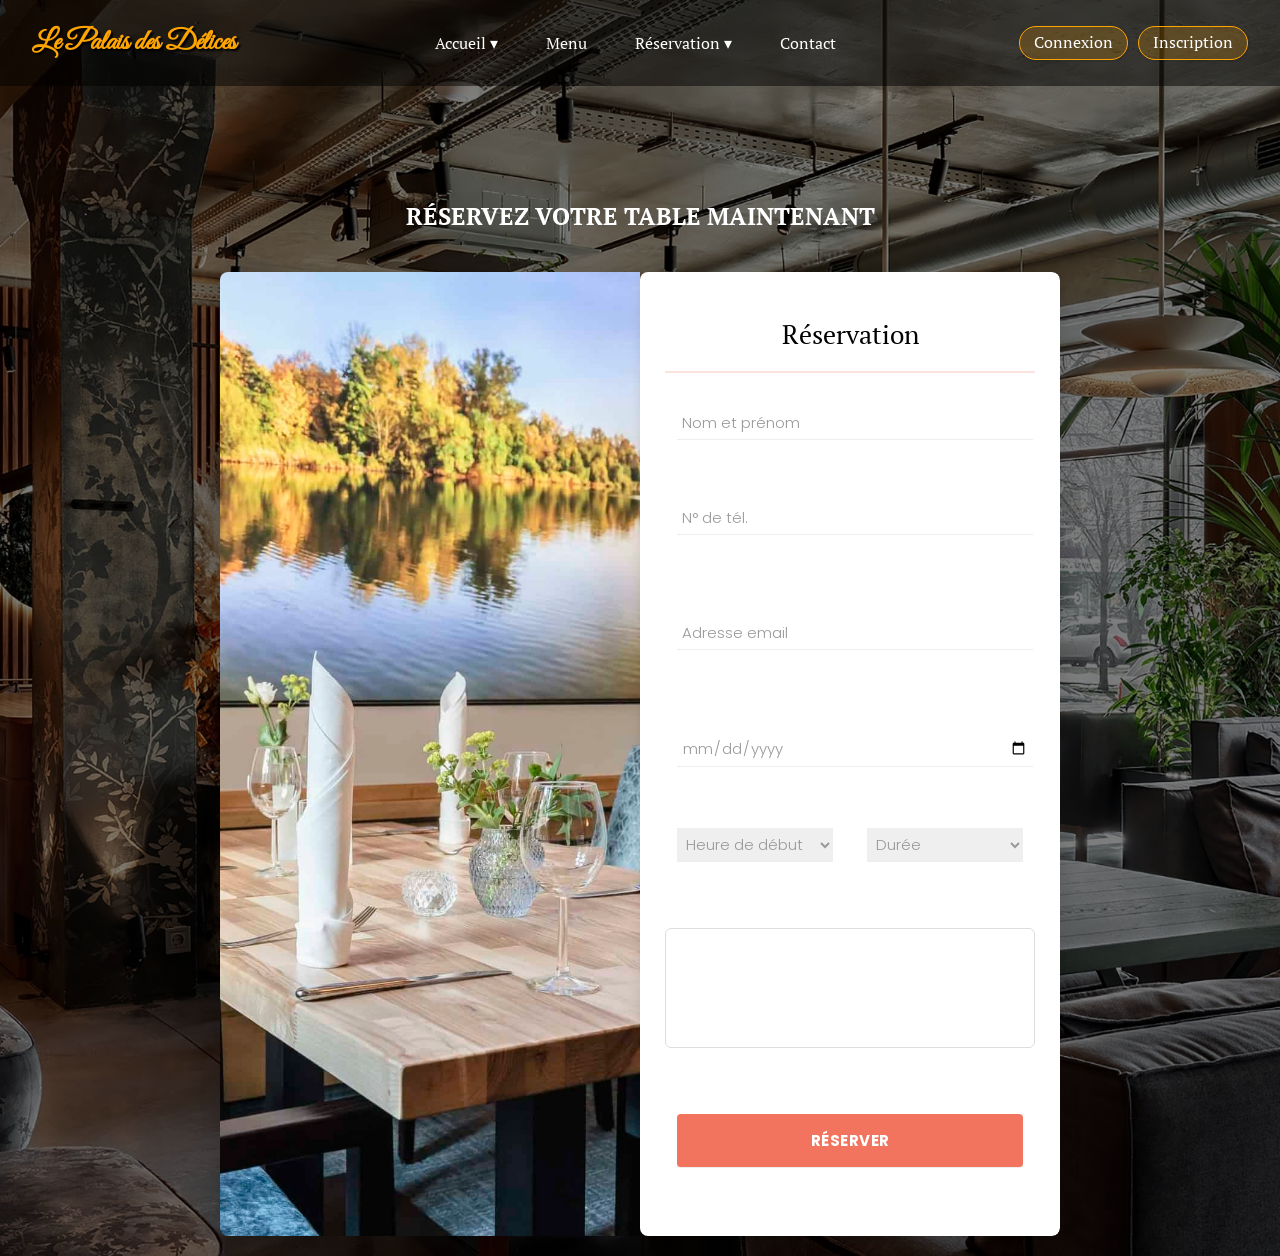
<file: frontend/reservation.html>
<!DOCTYPE html>
<html>
    <head>
        <meta charset="UTF-8" />
        <meta name="viewport" content="width=device-width,
        initial-scale=1">
        <!-- google fonts --> 
        <link rel="preconnect" href="https://fonts.googleapis.com">
        <link rel="preconnect" href="https://fonts.gstatic.com" crossorigin>
        <link href="https://fonts.googleapis.com/css2?family=PT+Serif:ital,wght@0,400;0,700;1,400;1,700&family=Playfair+Display:ital,wght@0,400..900;1,400..900&family=Poetsen+One&display=swap" rel="stylesheet">
        <link href="https://fonts.googleapis.com/css2?family=Great+Vibes&display=swap" rel="stylesheet">
        <!-- font awesome -->
        <link rel="stylesheet" href="https://cdnjs.cloudflare.com/ajax/libs/font-awesome/4.7.0/css/font-awesome.min.css">
        <!-- connect styleReservation.css -->
        <link rel="stylesheet" href="styleReservation.css">
        <title>Reservation Form</title>
    </head>
    <body>
        <!-- Navigation (identique à index.html) -->
        <div id="C">
            <nav id="D">
                <div class="nav-left">
                    <h1><i class="fas fa-utensils"></i> Le Palais des Délices</h1>
                </div>

                <!-- Navigation desktop -->
                <div class="nav-center">
                    <ul>
                        <li class="dropdown" onmouseenter="showAccueilDropdown()" onmouseleave="hideAccueilDropdown()">
                            <a href="#" onclick="toggleAccueilDropdown(event)">Accueil ▾</a>
                            <ul class="dropdown-menu" id="dropdown-accueil" style="display: none;">
                                <li><a href="index.html#propos">À propos</a></li>
                                <li><a href="index.html#evenement">Évènements</a></li>
                                <li><a href="index.html#specialite">Spécialités</a></li>
                                <li><a href="index.html#chef">Notre Équipe</a></li>                             
                            </ul>
                        </li>
                        <li><a href="menu.html">Menu</a></li>
                        <li class="dropdown" onmouseenter="showReservationDropdown()" onmouseleave="hideReservationDropdown()">
                            <a href="#" onclick="toggleReservationDropdown(event)">Réservation ▾</a>
                            <ul class="dropdown-menu" id="dropdown-reservation" style="display: none;">
                                <li><a href="reservation.html">Table</a></li>
                            </ul>
                        </li>
                        <li><a href="contact.html">Contact</a></li>
                    </ul>
                </div>

                <!-- Menu Burger -->
                <div class="burger-menu" onclick="toggleMobileMenu()">
                    <div class="burger-line"></div>
                    <div class="burger-line"></div>
                    <div class="burger-line"></div>
                </div>

                <!-- Boutons d'authentification -->
                <div class="auth-buttons">
                    <a href="#" class="auth-btn login" onclick="openModal('login')">Connexion</a>
                    <a href="#" class="auth-btn" onclick="openModal('register')">Inscription</a>
                </div>
            </nav>

            <!-- Navigation mobile -->
            <div id="mobile">
                <ul>
                    <li><a href="index.html">Accueil</a></li>
                    <li><a href="menu.html">Menu</a></li>
                    <li><a href="reservation.html">Réservation</a></li>
                    <li><a href="contact.html">Contact</a></li>
                </ul>
            </div>
        </div>
        <section class = "banner">
            <h2>RÉSERVEZ VOTRE TABLE MAINTENANT</h2>
            <div class = "card-container">
                <div class = "card-img">
                    
                </div>
                <div class="card-content">
                    <h3>Réservation</h3>
                    <form id="reservationForm">
                        <!-- Ligne 1 : Nom, Téléphone et Email -->
                        <div class="form-row">
                            <div class="form-group">
                                <input type="text" placeholder="Nom et prénom" id="fullName" required>
                            </div>
                            <div class="form-group">
                                <input type="tel" placeholder="N° de tél." id="phoneNumber" required>
                                <small id="phoneFeedback" class="feedback-message"></small>
                            </div>
                        </div>
                    
                        <div class="form-row">
                            <div class="form-group">
                                <input type="email" placeholder="Adresse email" id="emailAddress" required>
                                <small id="emailFeedback" class="feedback-message"></small>
                            </div>
                        </div>
                    
                    
                    
                        <!-- Ligne 2 : Date et Heure -->
                        <div class="form-row">
                            <div class="form-group">
                                <input type="date" id="reservationDate" required>
                            </div>
                            <div class="form-group time-group">
                                <select id="startTime" required>
                                    <option value="">Heure de début</option>
                                    <!-- Options générées par JS -->
                                </select>
                                <select id="duration" required>
                                    <option value="">Durée</option>
                                    <option value="0.5">30 minutes</option>
                                    <option value="1">1 heure</option>
                                    <option value="2">2 heures</option>
                                    <option value="3">3 heures</option>
                                </select>
                            </div>
                        </div>
                    
                        <!-- Ligne 3 : Tables -->
                        <div class="form-row">
                            <div class="form-group">
                                <select id="tablesSelect" multiple required></select>
                                <p id="tableHint" style="display:none; color: #888; font-size: 0.9em;">
                                    Veuillez d’abord sélectionner une date, une heure de début et une durée pour afficher les tables disponibles.
                                </p>
                                <p id="noTablesMessage" style="display:none; color: red; font-size: 0.9em;">
                                    Aucune table n’est disponible pour ce créneau. Veuillez choisir un autre horaire.
                                </p>
                            </div>
                        </div>
                    
                    
                        <!-- Ligne 4 : Bouton -->
                        <div class="form-row">
                            <div class="form-group">
                                <input type="submit" value="RÉSERVER">
                            </div>
                        </div>
                    </form>
                </div>
            </div>
        </section>
        <div id="confirmationOverlay" class="overlay" style="display: none;">
            <div class="confirmation-box">
                <h2>✅ Merci !</h2>
                <p id="confirmationText"></p>
                <button onclick="closeConfirmation()">Fermer</button>
            </div>
        </div>
        <div id="recapOverlay" class="overlay" style="display: none;">
            <div class="confirmation-box">
                <h2>📋 Veuillez confirmer votre réservation</h2>
                <p id="recapText"></p>
                <div style="margin-top: 20px;">
                    <button id="confirmBtn">✅ Confirmer</button>
                    <button onclick="closeRecap()">❌ Annuler</button>
                </div>
            </div>
        </div>

        <script src="js/api.js"></script>
        <script src="js/reservation.js"></script>



    </body>
</html>
</file>
<file: frontend/style.css>
@import url('https://fonts.googleapis.com/css2?family=Poppins:wght@300;500;700&display=swap');

* {
    margin: 0;
    padding: 0;
}

html {
    font-size: 100%;
    scroll-behavior: smooth;
}

body {
    font-family: 'PT Serif', sans-serif;
    overflow-x: hidden;
}

/* ========== SECTION HERO AVEC CARROUSEL ========== */

#A {
    position: relative;
    width: 100vw;
    height: 100vh;
    overflow: hidden;
}

/* Carrousel */
.carousel-container {
    position: relative;
    width: 100%;
    height: 100vh;
    overflow: hidden;
}

.carousel-slide {
    position: absolute;
    top: 0;
    left: 0;
    width: 100%;
    height: 100%;
    opacity: 0;
    transition: opacity 1s ease-in-out;
    display: flex;
    align-items: center;
    justify-content: center;
    text-align: center;
    color: white;
    background: linear-gradient(45deg, rgba(0,0,0,0.7), rgba(139,69,19,0.8));
}

.carousel-slide.active {
    opacity: 1;
}

.carousel-slide.slide1 {
    background: linear-gradient(45deg, rgba(0,0,0,0.7), rgba(139,69,19,0.8)), 
                url('image/image83.avif') center/cover;
}

.carousel-slide.slide2 {
    background: linear-gradient(45deg, rgba(0,0,0,0.6), rgba(255,140,0,0.7)), 
                url('image/image86.jpg') center/cover;
}

.carousel-slide.slide3 {
    background: linear-gradient(45deg, rgba(0,0,0,0.6), rgba(184,134,11,0.8)), 
                url('image/image2.jpg') center/cover;
}

.slide-content {
    max-width: 800px;
    padding: 40px 20px;
    animation: slideInUp 1s ease-out;
}

.slide-content h1 {
    font-size: 3.5rem;
    font-weight: 700;
    margin-bottom: 20px;
    text-shadow: 3px 3px 6px rgba(0,0,0,0.8);
    font-family: 'Playfair Display', serif;
}

.slide-content h2 {
    font-size: 1.8rem;
    font-weight: 400;
    margin-bottom: 30px;
    text-shadow: 2px 2px 4px rgba(0,0,0,0.7);
    font-family: 'PT Serif', serif;
    font-style: italic;
}

.slide-content a {
    display: inline-block;
    padding: 15px 35px;
    background: linear-gradient(45deg, #d4af37, #f4d03f);
    color: #2c1810;
    text-decoration: none;
    border-radius: 50px;
    font-weight: 600;
    font-size: 1.1rem;
    transition: all 0.3s ease;
    box-shadow: 0 8px 25px rgba(212,175,55,0.4);
    text-transform: uppercase;
    letter-spacing: 1px;
}

.slide-content a:hover {
    transform: translateY(-3px);
    box-shadow: 0 12px 35px rgba(212,175,55,0.6);
    background: linear-gradient(45deg, #f4d03f, #d4af37);
}

/* Navigation dots */
.carousel-dots {
    position: absolute;
    bottom: 30px;
    left: 50%;
    transform: translateX(-50%);
    display: flex;
    gap: 15px;
    z-index: 10;
}

.dot {
    width: 12px;
    height: 12px;
    border-radius: 50%;
    background: rgba(255,255,255,0.5);
    cursor: pointer;
    transition: all 0.3s ease;
    border: 2px solid transparent;
}

.dot.active {
    background: #d4af37;
    border-color: white;
    transform: scale(1.2);
}

.dot:hover {
    background: rgba(255,255,255,0.8);
    transform: scale(1.1);
}

/* Flèches de navigation */
.carousel-nav {
    position: absolute;
    top: 50%;
    transform: translateY(-50%);
    background: rgba(0,0,0,0.5);
    color: white;
    border: none;
    width: 50px;
    height: 80px;
    font-size: 20px;
    cursor: pointer;
    transition: all 0.3s ease;
    z-index: 10;
}

.carousel-nav:hover {
    background: rgba(212,175,55,0.8);
}

.carousel-nav.prev {
    left: 20px;
    border-radius: 0 10px 10px 0;
}

.carousel-nav.next {
    right: 20px;
    border-radius: 10px 0 0 10px;
}

/* Animation */
@keyframes slideInUp {
    from {
        opacity: 0;
        transform: translateY(50px);
    }
    to {
        opacity: 1;
        transform: translateY(0);
    }
}

/* ========== NAVIGATION ========== */

#C {
    position: fixed;
    top: 0;
    width: 100vw;
    height: 70px;
    line-height: 70px;
    z-index: 1000;
}

#D {
    display: flex;
    justify-content: space-between;
    align-items: center;
    background: rgba(0, 0, 0, 0.5);
    padding: 0 2rem;
    height: 70px;
}

#D h1 {
    font-family: 'Great Vibes', cursive;
    font-size: 2.2rem;
    color: orange;
    white-space: nowrap;
    text-shadow: 2px 2px 2px #000;
    margin: 0;
}

.nav-left {
    display: flex;
    align-items: center;
    flex-shrink: 0;
}

.nav-center {
    display: flex;
    align-items: center;
}

.nav-center ul {
    display: flex;
    margin-left: 1rem;
    gap: 8px;
    flex-wrap: nowrap;
    margin: 0;
}

.nav-center ul li {
    list-style: none;
    padding: 2px 10px;
}

.nav-center ul li:hover {
    background: navy;
    cursor: pointer;
}

.nav-center ul li a {
    text-decoration: none;
    color: #fff;
    font-size: 1rem;
    padding: 6px 10px;
    display: block;
}

/* Menu déroulant */
.dropdown {
    position: relative;
}

.dropdown a {
    cursor: pointer;
}

.dropdown-menu {
    display: none;
    position: absolute;
    background-color: #222;
    padding: 10px 0;
    top: 100%;
    left: 0;
    min-width: 160px;
    z-index: 1000;
    border-radius: 5px;
}

.dropdown-menu li {
    display: block;
}

.dropdown-menu li a {
    padding: 10px 15px;
    display: block;
    color: #fff;
    text-decoration: none;
    font-size: 0.95rem;
}

.dropdown-menu li a:hover {
    background-color: #444;
}

/* Boutons d'authentification */
.auth-buttons {
    display: flex;
    gap: 10px;
    align-items: center;
    flex-shrink: 0;
}

.auth-btn {
    padding: 6px 14px;
    border: 1px solid orange;
    background-color: rgba(255, 165, 0, 0.2);
    color: #fff;
    font-size: 1rem;
    border-radius: 20px;
    cursor: pointer;
    display: inline-block;
    width: auto;
    height: auto;
    line-height: 1.2;
    transition: all 0.3s ease;
    box-shadow: 1px 1px 3px rgba(0, 0, 0, 0.2);
    text-decoration: none;
    white-space: nowrap;
}

.auth-btn:hover,
.auth-btn.login:hover {
    background-color: orange !important;
    color: #000 !important;
    box-shadow: 1px 1px 8px rgba(255, 165, 0, 0.5);
}

.auth-btn.login {
    background-color: rgba(255, 165, 0, 0.2);
    color: #fff;
}

/* Menu Burger */
.burger-menu {
    display: none;
    flex-direction: column;
    cursor: pointer;
    padding: 5px;
    margin-right: 15px;
    z-index: 1001;
}

.burger-line {
    width: 25px;
    height: 3px;
    background-color: #fff;
    margin: 3px 0;
    transition: all 0.3s ease;
    border-radius: 2px;
}

.burger-menu.active .burger-line:nth-child(1) {
    transform: rotate(-45deg) translate(-5px, 6px);
}

.burger-menu.active .burger-line:nth-child(2) {
    opacity: 0;
}

.burger-menu.active .burger-line:nth-child(3) {
    transform: rotate(45deg) translate(-5px, -6px);
}

/* Navigation mobile */
#mobile {
    display: none;
    position: fixed;
    top: 70px;
    left: -100%;
    width: 100%;
    height: calc(100vh - 70px);
    background: rgba(0, 0, 0, 0.95);
    z-index: 999;
    transition: left 0.3s ease;
    padding: 20px 0;
    overflow-y: auto;
}

#mobile.active {
    left: 0;
}

#mobile ul {
    display: flex;
    flex-direction: column;
    align-items: center;
    justify-content: flex-start;
    margin: 0;
    padding: 20px 0;
    list-style: none;
    gap: 0;
}

#mobile ul li {
    list-style: none;
    padding: 15px 20px;
    margin: 0;
    width: 100%;
    text-align: center;
    border-bottom: 1px solid rgba(255, 255, 255, 0.1);
}

#mobile ul li:last-child {
    border-bottom: none;
}

#mobile ul li a {
    text-decoration: none;
    color: #fff;
    font-size: 1.2rem;
    display: block;
    padding: 10px;
    transition: color 0.3s ease;
    text-transform: uppercase;
    letter-spacing: 1px;
}

#mobile ul li a:hover {
    color: orange;
    transform: scale(1.05);
}

/* ========== SECTION MENU DU JOUR ========== */

.daily-menu-section {
    padding: 60px 0;
    background-color: #f9f9f9;
    text-align: center;
}

.daily-menu-title {
    font-family: 'Playfair Display', serif;
    font-size: 2.5rem;
    color: #333;
    margin-bottom: 20px;
}

.daily-menu-subtitle {
    font-family: 'PT Serif', serif;
    font-size: 1.2rem;
    color: #777;
    margin-bottom: 40px;
}

.daily-menu-container {
    display: flex;
    flex-wrap: wrap;
    justify-content: center;
    gap: 30px;
    max-width: 1200px;
    margin: 0 auto;
    padding: 0 20px;
}

.daily-menu-item {
    background: white;
    border-radius: 10px;
    overflow: hidden;
    box-shadow: 0 5px 15px rgba(0,0,0,0.1);
    width: 350px;
    transition: transform 0.3s ease;
}

.daily-menu-item:hover {
    transform: translateY(-10px);
}

.daily-menu-img {
    width: 100%;
    height: 200px;
    object-fit: cover;
}

.daily-menu-content {
    padding: 20px;
}

.daily-menu-dish {
    font-family: 'Playfair Display', serif;
    font-size: 1.5rem;
    color: #d35400;
    margin-bottom: 10px;
}

.daily-menu-price {
    font-family: 'PT Serif', serif;
    font-weight: bold;
    font-size: 1.3rem;
    color: #333;
    margin-bottom: 15px;
}

.daily-menu-desc {
    font-family: 'PT Serif', serif;
    color: #666;
    margin-bottom: 15px;
    line-height: 1.5;
}

.daily-menu-link {
    display: inline-block;
    background: #d35400;
    color: white;
    padding: 10px 20px;
    border-radius: 5px;
    text-decoration: none;
    font-family: 'PT Serif', serif;
    transition: background 0.3s ease;
}

.daily-menu-link:hover {
    background: #e67e22;
}

/* ========== SECTIONS PRINCIPALES ========== */

#propos, #evenement, #specialite, #chef {
    padding: 80px 0;
    background: linear-gradient(135deg, #f8f9fa 0%, #ffffff 100%);
    position: relative;
    overflow: hidden;
}

#propos {
    background: linear-gradient(135deg, #fff8f0 0%, #ffffff 100%);
}

#evenement {
    background: linear-gradient(135deg, #f0f8ff 0%, #ffffff 100%);
}

#specialite {
    background: linear-gradient(135deg, #f8fff0 0%, #ffffff 100%);
}

#chef {
    background: linear-gradient(135deg, #fff0f8 0%, #ffffff 100%);
}

#propos::before, #evenement::before, #specialite::before, #chef::before {
    content: "";
    position: absolute;
    top: 0;
    left: -50%;
    width: 200%;
    height: 100%;
    background: radial-gradient(circle at center, rgba(255, 165, 0, 0.03) 0%, transparent 70%);
    animation: floatBackground 20s ease-in-out infinite;
    z-index: 0;
}

@keyframes floatBackground {
    0%, 100% { transform: translateX(0) rotate(0deg); }
    50% { transform: translateX(20px) rotate(2deg); }
}

#section {
    font-family: 'Playfair Display', serif;
    font-size: 3rem;
    color: #2c3e50;
    text-align: center;
    margin-bottom: 60px;
    position: relative;
    display: inline-block;
    width: 100%;
    text-transform: uppercase;
    letter-spacing: 3px;
    font-weight: 700;
    z-index: 1;
}

#section::after {
    content: "";
    position: absolute;
    bottom: -15px;
    left: 50%;
    transform: translateX(-50%);
    width: 80px;
    height: 4px;
    background: linear-gradient(90deg, #e67e22, #f39c12);
    border-radius: 2px;
}

#section::before {
    content: "";
    position: absolute;
    bottom: -25px;
    left: 50%;
    transform: translateX(-50%);
    width: 40px;
    height: 4px;
    background: linear-gradient(90deg, #d35400, #e67e22);
    border-radius: 2px;
}

#I {
    display: flex;
    align-items: center;
    justify-content: center;
    gap: 60px;
    max-width: 1200px;
    margin: 0 auto;
    padding: 0 20px;
    position: relative;
    z-index: 1;
}

.J {
    flex: 1;
    min-width: 300px;
}

.J h2 {
    font-family: 'Playfair Display', serif;
    font-size: 2.2rem;
    color: #d35400;
    margin-bottom: 30px;
    position: relative;
    padding-bottom: 15px;
    font-weight: 600;
}

.J h2::after {
    content: "";
    position: absolute;
    bottom: 0;
    left: 0;
    width: 60px;
    height: 3px;
    background: linear-gradient(90deg, #e67e22, #f39c12);
    border-radius: 2px;
}

.J p {
    font-family: 'PT Serif', serif;
    font-size: 1.1rem;
    line-height: 1.8;
    color: #5a6c7d;
    margin-bottom: 25px;
    text-align: justify;
    position: relative;
    padding-left: 20px;
}

.J p::before {
    content: "";
    position: absolute;
    left: 0;
    top: 8px;
    width: 4px;
    height: 60%;
    background: linear-gradient(180deg, #e67e22, #f39c12);
    border-radius: 2px;
}

#proposimg {
    width: 400px;
    height: 400px;
    border-radius: 20px;
    overflow: hidden;
    position: relative;
    box-shadow: 0 20px 40px rgba(0, 0, 0, 0.15);
    transition: all 0.4s ease;
    background: linear-gradient(45deg, #e67e22, #f39c12);
    padding: 8px;
}

#proposimg::before {
    content: "";
    position: absolute;
    top: 0;
    left: 0;
    right: 0;
    bottom: 0;
    background: linear-gradient(45deg, rgba(230, 126, 34, 0.1), rgba(243, 156, 18, 0.1));
    border-radius: 20px;
    z-index: 1;
    opacity: 0;
    transition: opacity 0.4s ease;
}

#proposimg:hover {
    transform: translateY(-10px) scale(1.02);
    box-shadow: 0 30px 60px rgba(0, 0, 0, 0.25);
}

#proposimg:hover::before {
    opacity: 1;
}

#proposimg img {
    width: 100%;
    height: 100%;
    object-fit: cover;
    border-radius: 15px;
    transition: transform 0.4s ease;
}

#proposimg:hover img {
    transform: scale(1.05);
}

/* Section chef/équipe */
#G {
    display: grid;
    grid-template-columns: repeat(auto-fit, minmax(250px, 1fr));
    gap: 40px;
    max-width: 1000px;
    margin: 0 auto;
    padding: 0 20px;
    position: relative;
    z-index: 1;
}

.H {
    text-align: center;
    background: white;
    border-radius: 20px;
    padding: 30px 20px;
    box-shadow: 0 15px 35px rgba(0, 0, 0, 0.1);
    transition: all 0.4s ease;
    position: relative;
    overflow: hidden;
}

.H::before {
    content: "";
    position: absolute;
    top: 0;
    left: 0;
    right: 0;
    bottom: 0;
    background: linear-gradient(135deg, rgba(230, 126, 34, 0.05), rgba(243, 156, 18, 0.05));
    opacity: 0;
    transition: opacity 0.4s ease;
}

.H:hover {
    transform: translateY(-15px);
    box-shadow: 0 25px 50px rgba(0, 0, 0, 0.2);
}

.H:hover::before {
    opacity: 1;
}

#img {
    width: 150px;
    height: 150px;
    border-radius: 50%;
    margin: 0 auto 20px;
    overflow: hidden;
    position: relative;
    border: 4px solid transparent;
    background: linear-gradient(45deg, #e67e22, #f39c12);
    padding: 4px;
    transition: all 0.4s ease;
}

#img img {
    width: 100%;
    height: 100%;
    object-fit: cover;
    border-radius: 50%;
    transition: transform 0.4s ease;
}

.H:hover #img {
    transform: scale(1.1);
}

.H:hover #img img {
    transform: scale(1.05);
}

.H h4 {
    font-family: 'Playfair Display', serif;
    font-size: 1.3rem;
    color: #2c3e50;
    margin: 0;
    font-weight: 600;
    position: relative;
    z-index: 1;
}

/* ========== MODAL D'AUTHENTIFICATION ========== */

.modal {
    display: none;
    position: fixed;
    z-index: 2000;
    left: 0;
    top: 0;
    width: 100%;
    height: 100%;
    background-color: rgba(0, 0, 0, 0.8);
    backdrop-filter: blur(8px);
    animation: fadeIn 0.3s ease;
}

#authModal .modal-content {
    background: linear-gradient(135deg, #ffffff 0%, #f8f9fa 100%);
    margin: 3% auto;
    padding: 0;
    border-radius: 20px;
    box-shadow: 0 20px 40px rgba(0, 0, 0, 0.3);
    width: 90%;
    max-width: 500px;
    position: relative;
    animation: slideInUp 0.4s ease-out;
    overflow: hidden;
}

@keyframes fadeIn {
    from { opacity: 0; }
    to { opacity: 1; }
}

@keyframes slideInUp {
    from { 
        opacity: 0; 
        transform: translateY(50px) scale(0.9); 
    }
    to { 
        opacity: 1; 
        transform: translateY(0) scale(1); 
    }
}

.close {
    position: absolute;
    top: 20px;
    right: 25px;
    font-size: 28px;
    font-weight: bold;
    color: #999;
    cursor: pointer;
    z-index: 10;
    transition: all 0.3s ease;
    width: 35px;
    height: 35px;
    display: flex;
    align-items: center;
    justify-content: center;
    border-radius: 50%;
    background: rgba(255, 255, 255, 0.8);
}

.close:hover {
    color: #e74c3c;
    background: rgba(231, 76, 60, 0.1);
    transform: rotate(90deg);
}

.auth-container {
    padding: 40px 35px 35px;
}

.auth-header {
    text-align: center;
    margin-bottom: 30px;
    padding-bottom: 20px;
    border-bottom: 2px solid #f1f2f6;
}

.auth-header h1 {
    font-family: 'Great Vibes', cursive;
    font-size: 2.8rem;
    color: #e67e22;
    margin-bottom: 10px;
    text-shadow: 2px 2px 4px rgba(0, 0, 0, 0.1);
}

.auth-header p {
    color: #7f8c8d;
    font-size: 1rem;
    font-style: italic;
    margin: 0;
}

.form-tabs {
    display: flex;
    margin-bottom: 25px;
    background: #f8f9fa;
    border-radius: 12px;
    padding: 5px;
    gap: 5px;
}

.tab-btn {
    flex: 1;
    padding: 12px 20px;
    background: transparent;
    border: none;
    border-radius: 8px;
    font-size: 1rem;
    font-weight: 600;
    color: #7f8c8d;
    cursor: pointer;
    transition: all 0.3s ease;
    position: relative;
}

.tab-btn.active {
    background: white;
    color: #e67e22;
    box-shadow: 0 3px 10px rgba(0, 0, 0, 0.1);
}

.tab-btn:hover:not(.active) {
    color: #5a6c7d;
    background: rgba(255, 255, 255, 0.5);
}

.message {
    margin-bottom: 20px;
    padding: 12px 15px;
    border-radius: 8px;
    font-size: 0.9rem;
    text-align: center;
    display: none;
    animation: slideDown 0.3s ease;
}

.message.success {
    background: #d4edda;
    color: #155724;
    border: 1px solid #c3e6cb;
}

.message.error {
    background: #f8d7da;
    color: #721c24;
    border: 1px solid #f5c6cb;
}

@keyframes slideDown {
    from { opacity: 0; transform: translateY(-10px); }
    to { opacity: 1; transform: translateY(0); }
}

.form-content {
    display: none;
    animation: fadeInContent 0.4s ease;
}

.form-content.active {
    display: block;
}

@keyframes fadeInContent {
    from { opacity: 0; transform: translateX(20px); }
    to { opacity: 1; transform: translateX(0); }
}

.form-row {
    display: flex;
    gap: 15px;
    margin-bottom: 20px;
}

.form-group {
    margin-bottom: 20px;
    flex: 1;
}

.form-group label {
    display: block;
    margin-bottom: 8px;
    font-weight: 600;
    color: #2c3e50;
    font-size: 0.95rem;
}

.required {
    color: #e74c3c;
    font-weight: bold;
}

.form-group input {
    width: 100%;
    padding: 14px 16px;
    border: 2px solid #e9ecef;
    border-radius: 10px;
    font-size: 1rem;
    transition: all 0.3s ease;
    background: #fff;
    box-sizing: border-box;
}

.form-group input:focus {
    outline: none;
    border-color: #e67e22;
    box-shadow: 0 0 0 3px rgba(230, 126, 34, 0.1);
    transform: translateY(-2px);
}

.form-group input:valid:not(:placeholder-shown) {
    border-color: #27ae60;
}

.form-group input:invalid:not(:placeholder-shown) {
    border-color: #e74c3c;
}

.error-message {
    color: #e74c3c;
    font-size: 0.85rem;
    margin-top: 5px;
    display: none;
    animation: slideIn 0.3s ease;
}

.form-group.error .error-message {
    display: block;
}

.form-group.error input {
    border-color: #e74c3c;
    box-shadow: 0 0 0 3px rgba(231, 76, 60, 0.1);
}

.password-strength {
    margin-top: 8px;
}

.strength-bar {
    width: 100%;
    height: 4px;
    background: #e9ecef;
    border-radius: 2px;
    overflow: hidden;
    margin-bottom: 5px;
}

.strength-fill {
    height: 100%;
    width: 0%;
    transition: all 0.3s ease;
    border-radius: 2px;
}

.strength-fill.weak {
    width: 25%;
    background: #e74c3c;
}

.strength-fill.fair {
    width: 50%;
    background: #f39c12;
}

.strength-fill.good {
    width: 75%;
    background: #3498db;
}

.strength-fill.strong {
    width: 100%;
    background: #27ae60;
}

.strength-text {
    font-size: 0.8rem;
    color: #7f8c8d;
    transition: color 0.3s ease;
}

.strength-text.weak { color: #e74c3c; }
.strength-text.fair { color: #f39c12; }
.strength-text.good { color: #3498db; }
.strength-text.strong { color: #27ae60; }

.submit-btn {
    width: 100%;
    padding: 15px;
    background: linear-gradient(45deg, #e67e22, #f39c12);
    color: white;
    border: none;
    border-radius: 12px;
    font-size: 1.1rem;
    font-weight: 600;
    cursor: pointer;
    transition: all 0.3s ease;
    text-transform: uppercase;
    letter-spacing: 1px;
    box-shadow: 0 4px 15px rgba(230, 126, 34, 0.3);
}

.submit-btn:hover {
    transform: translateY(-2px);
    box-shadow: 0 6px 20px rgba(230, 126, 34, 0.4);
    background: linear-gradient(45deg, #d35400, #e67e22);
}

.submit-btn:active {
    transform: translateY(0);
}

.submit-btn:disabled {
    background: #bdc3c7;
    cursor: not-allowed;
    transform: none;
    box-shadow: none;
}

/* ========== FOOTER ========== */

footer {
    background: rgba(36, 36, 36, 0.95);
    color: #fff;
    padding: 40px 20px;
    text-align: center;
}

.mu-footer-area {
    display: flex;
    flex-direction: column;
    justify-content: center;
    align-items: center;
}

.mu-footer-social {
    margin-bottom: 20px;
}

.mu-footer-social a {
    color: #fff;
    font-size: 20px;
    margin: 0 10px;
    display: inline-block;
    width: 40px;
    height: 40px;
    border-radius: 50%;
    background-color: #d8186c;
    line-height: 40px;
    text-align: center;
    transition: all 0.3s ease;
}

.mu-footer-social a:hover {
    background-color: #667eea;
    transform: translateY(-3px);
}

/* ========== RESPONSIVE ========== */

@media screen and (max-width: 1024px) {
    #D {
        padding: 0 1rem;
    }
    
    .nav-center ul {
        gap: 5px;
    }
    
    .nav-center ul li {
        padding: 2px 5px;
    }
    
    .auth-btn {
        padding: 5px 10px;
        font-size: 0.9rem;
    }
    
    #D h1 {
        font-size: 1.8rem;
    }
    
    #I {
        gap: 40px;
    }
    
    #proposimg {
        width: 350px;
        height: 350px;
    }
    
    #section {
        font-size: 2.5rem;
    }
}

@media screen and (max-width: 768px) {
    #C { 
        position: fixed;
        height: 70px;
    }
    
    #D {
        padding: 0 1rem;
        height: 70px;
        justify-content: space-between;
    }
    
    #D h1 {
        font-size: 1.6rem;
        flex: 1;
    }
    
    .nav-center { 
        display: none; 
    }
    
    .auth-buttons { 
        display: flex;
        order: 3;
    }
    
    .burger-menu {
        display: flex;
        order: 2;
    }
    
    #mobile { 
        display: block; 
    }
    
    body {
        padding-top: 70px;
    }
    
    #A {
        margin-top: 70px;
    }
    
    #propos, #evenement, #specialite, #chef {
        padding: 60px 0;
    }
    
    #I {
        flex-direction: column;
        gap: 50px;
        text-align: center;
        padding: 0 20px;
    }
    
    #proposimg {
        width: 300px;
        height: 300px;
        margin: 0 auto;
    }
    
    #section {
        font-size: 2.2rem;
        margin-bottom: 40px;
    }
    
    .J h2 {
        font-size: 1.8rem;
    }
    
    .J p {
        font-size: 1rem;
        text-align: center;
        padding-left: 0;
    }
    
    .J p::before {
        display: none;
    }
    
    #G {
        grid-template-columns: repeat(auto-fit, minmax(200px, 1fr));
        gap: 30px;
    }
    
    .H {
        padding: 25px 15px;
    }
    
    #img {
        width: 120px;
        height: 120px;
    }
    
    .slide-content h1 {
        font-size: 2.5rem;
    }
    
    .slide-content h2 {
        font-size: 1.4rem;
    }
    
    .slide-content a {
        padding: 12px 25px;
        font-size: 1rem;
    }
    
    .carousel-nav {
        width: 40px;
        height: 60px;
        font-size: 16px;
    }
    
    .auth-container {
        padding: 30px 25px 25px;
    }
    
    .auth-header h1 {
        font-size: 2.3rem;
    }
    
    .form-row {
        flex-direction: column;
        gap: 0;
    }
    
    .tab-btn {
        padding: 10px 15px;
        font-size: 0.95rem;
    }
}

@media screen and (max-width: 480px) {
    #D {
        padding: 0 0.5rem;
    }
    
    #D h1 {
        font-size: 1.4rem;
    }
    
    .auth-btn {
        padding: 4px 8px;
        font-size: 0.85rem;
    }
    
    #mobile ul li a {
        font-size: 1.1rem;
    }
    
    #propos, #evenement, #specialite, #chef {
        padding: 40px 0;
    }
    
    #section {
        font-size: 1.8rem;
        letter-spacing: 1px;
    }
    
    #proposimg {
        width: 250px;
        height: 250px;
    }
    
    .J h2 {
        font-size: 1.5rem;
    }
    
    #G {
        grid-template-columns: 1fr;
        gap: 25px;
    }
    
    #img {
        width: 100px;
        height: 100px;
    }
    
    .H h4 {
        font-size: 1.1rem;
    }
    
    .auth-container {
        padding: 25px 20px 20px;
    }
    
    .auth-header h1 {
        font-size: 2rem;
    }
    
    .form-group input {
        padding: 12px 14px;
    }
    
    .submit-btn {
        padding: 13px;
        font-size: 1rem;
    }
}

/* AJOUT MINIMAL DANS style.css (optionnel) */
.user-info {
    display: flex;
    align-items: center;
    gap: 10px;
    color: white;
}

.user-info span {
    font-size: 0.9rem;
    white-space: nowrap;
}
</file>
<file: frontend/styleCommande.css>
/* ========== VARIABLES CSS ========== */
:root {
    --primary-color: #e67e22;
    --primary-dark: #d35400;
    --secondary-color: #2c3e50;
    --success-color: #27ae60;
    --error-color: #e74c3c;
    --warning-color: #f39c12;
    --info-color: #3498db;
    
    --text-dark: #2c3e50;
    --text-light: #7f8c8d;
    --text-muted: #bdc3c7;
    
    --bg-light: #f8f9fa;
    --bg-white: #ffffff;
    --bg-dark: #34495e;
    
    --border-light: #ecf0f1;
    --border-medium: #bdc3c7;
    
    --shadow-light: 0 2px 10px rgba(0,0,0,0.1);
    --shadow-medium: 0 4px 20px rgba(0,0,0,0.15);
    --shadow-heavy: 0 8px 30px rgba(0,0,0,0.2);
    
    --radius-small: 6px;
    --radius-medium: 12px;
    --radius-large: 20px;
    
    --transition: all 0.3s ease;
    --transition-fast: all 0.2s ease;
}

/* ========== RESET & BASE ========== */
* {
    margin: 0;
    padding: 0;
    box-sizing: border-box;
}

body {
    font-family: 'PT Serif', serif;
    line-height: 1.6;
    color: var(--text-dark);
    background: var(--bg-light);
    overflow-x: hidden;
}

/* ========== NAVIGATION MODERNE ========== */
.navbar {
    position: fixed;
    top: 0;
    left: 0;
    right: 0;
    background: linear-gradient(135deg, rgba(52, 73, 94, 0.95), rgba(44, 62, 80, 0.95));
    backdrop-filter: blur(10px);
    border-bottom: 1px solid rgba(255, 255, 255, 0.1);
    z-index: 1000;
    transition: var(--transition);
}

.nav-container {
    max-width: 1200px;
    margin: 0 auto;
    padding: 0 20px;
    display: flex;
    align-items: center;
    justify-content: space-between;
    height: 70px;
}

.nav-brand {
    display: flex;
    align-items: center;
    gap: 12px;
    color: white;
    font-family: 'Great Vibes', cursive;
    font-size: 1.8rem;
    font-weight: 400;
}

.nav-brand i {
    color: var(--primary-color);
    font-size: 2rem;
}

.nav-links {
    display: flex;
    gap: 30px;
}

.nav-link {
    display: flex;
    align-items: center;
    gap: 8px;
    color: white;
    text-decoration: none;
    padding: 8px 16px;
    border-radius: var(--radius-small);
    transition: var(--transition);
    font-weight: 500;
}

.nav-link:hover {
    background: rgba(230, 126, 34, 0.2);
    color: var(--primary-color);
    transform: translateY(-2px);
}

.nav-actions {
    display: flex;
    align-items: center;
    gap: 20px;
}

.cart-indicator {
    position: relative;
    color: white;
    font-size: 1.2rem;
    cursor: pointer;
    transition: var(--transition);
}

.cart-indicator:hover {
    color: var(--primary-color);
    transform: scale(1.1);
}

.cart-count {
    position: absolute;
    top: -8px;
    right: -8px;
    background: var(--primary-color);
    color: white;
    border-radius: 50%;
    width: 20px;
    height: 20px;
    display: flex;
    align-items: center;
    justify-content: center;
    font-size: 0.75rem;
    font-weight: bold;
}

.user-btn {
    display: flex;
    align-items: center;
    gap: 8px;
    background: transparent;
    border: 2px solid var(--primary-color);
    color: white;
    padding: 8px 16px;
    border-radius: var(--radius-large);
    cursor: pointer;
    transition: var(--transition);
    font-family: inherit;
}

.user-btn:hover {
    background: var(--primary-color);
    transform: translateY(-2px);
}

/* ========== HERO SECTION ========== */
.checkout-hero {
    background: linear-gradient(135deg, var(--secondary-color), var(--primary-dark));
    color: white;
    padding: 120px 20px 60px;
    text-align: center;
    position: relative;
    overflow: hidden;
}

.checkout-hero::before {
    content: '';
    position: absolute;
    top: 0;
    left: 0;
    right: 0;
    bottom: 0;
    background: url('data:image/svg+xml,<svg xmlns="http://www.w3.org/2000/svg" viewBox="0 0 100 100"><defs><pattern id="grain" width="100" height="100" patternUnits="userSpaceOnUse"><circle cx="25" cy="25" r="1" fill="rgba(255,255,255,0.1)"/><circle cx="75" cy="75" r="1" fill="rgba(255,255,255,0.1)"/></pattern></defs><rect width="100" height="100" fill="url(%23grain)"/></svg>');
    opacity: 0.3;
}

.hero-content {
    position: relative;
    z-index: 2;
    max-width: 600px;
    margin: 0 auto;
}

.hero-icon {
    background: var(--primary-color);
    width: 80px;
    height: 80px;
    border-radius: 50%;
    display: flex;
    align-items: center;
    justify-content: center;
    margin: 0 auto 20px;
    font-size: 2rem;
    box-shadow: var(--shadow-medium);
}

.hero-content h1 {
    font-family: 'Playfair Display', serif;
    font-size: 3rem;
    margin-bottom: 15px;
    font-weight: 700;
}

.hero-content p {
    font-size: 1.2rem;
    opacity: 0.9;
    margin-bottom: 0;
}

/* ========== PROGRESS BAR ========== */
.progress-container {
    background: white;
    padding: 30px 20px;
    box-shadow: var(--shadow-light);
    position: sticky;
    top: 70px;
    z-index: 100;
}

.progress-bar {
    max-width: 800px;
    margin: 0 auto;
    display: flex;
    align-items: center;
    justify-content: center;
    position: relative;
}

.progress-step {
    display: flex;
    flex-direction: column;
    align-items: center;
    gap: 10px;
    position: relative;
    z-index: 2;
}

.progress-step.active .step-circle {
    background: var(--primary-color);
    color: white;
    border-color: var(--primary-color);
    transform: scale(1.1);
}

.progress-step.active .step-label {
    color: var(--primary-color);
    font-weight: 600;
}

.step-circle {
    width: 50px;
    height: 50px;
    border: 3px solid var(--border-medium);
    border-radius: 50%;
    background: white;
    display: flex;
    align-items: center;
    justify-content: center;
    font-size: 1.2rem;
    color: var(--text-light);
    transition: var(--transition);
    box-shadow: var(--shadow-light);
}

.step-label {
    font-weight: 500;
    color: var(--text-light);
    font-size: 0.9rem;
    transition: var(--transition);
}

.progress-line {
    flex: 1;
    height: 3px;
    background: var(--border-light);
    margin: 0 20px;
    position: relative;
    overflow: hidden;
}

.progress-line::after {
    content: '';
    position: absolute;
    top: 0;
    left: 0;
    height: 100%;
    background: var(--primary-color);
    width: 0;
    transition: width 0.5s ease;
}

/* ========== MAIN CONTENT ========== */
.checkout-main {
    padding: 40px 20px 60px;
}

.checkout-container {
    max-width: 1200px;
    margin: 0 auto;
}

.checkout-step {
    display: none;
}

.checkout-step.active {
    display: block;
    animation: fadeInUp 0.5s ease;
}

.step-content {
    display: grid;
    grid-template-columns: 2fr 1fr;
    gap: 40px;
    align-items: start;
}

/* ========== SECTIONS COMMUNES ========== */
.section-header {
    margin-bottom: 30px;
}

.section-header h2 {
    font-family: 'Playfair Display', serif;
    font-size: 2rem;
    color: var(--text-dark);
    display: flex;
    align-items: center;
    gap: 15px;
    margin-bottom: 10px;
}

.section-header h2 i {
    color: var(--primary-color);
    font-size: 1.5rem;
}

/* ========== CARTES ========== */
.card-base {
    background: white;
    border-radius: var(--radius-medium);
    box-shadow: var(--shadow-light);
    transition: var(--transition);
    overflow: hidden;
}

.card-base:hover {
    box-shadow: var(--shadow-medium);
    transform: translateY(-2px);
}

/* ========== PANIER (ÉTAPE 1) ========== */
.cart-section {
    background: white;
    border-radius: var(--radius-medium);
    padding: 30px;
    box-shadow: var(--shadow-light);
}

.cart-items-container {
    display: flex;
    flex-direction: column;
    gap: 20px;
    max-height: 500px;
    overflow-y: auto;
    padding-right: 10px;
}

.cart-item {
    display: grid;
    grid-template-columns: 80px 1fr 120px 100px 40px;
    gap: 15px;
    align-items: center;
    padding: 20px;
    background: var(--bg-light);
    border-radius: var(--radius-medium);
    transition: var(--transition);
}

.cart-item:hover {
    background: #f1f2f6;
    transform: translateX(5px);
}

.cart-item img {
    width: 80px;
    height: 60px;
    object-fit: cover;
    border-radius: var(--radius-small);
}

.cart-item-info h4 {
    font-size: 1.1rem;
    color: var(--text-dark);
    margin-bottom: 5px;
}

.cart-item-info p {
    color: var(--text-light);
    font-size: 0.9rem;
}

.cart-item-quantity {
    display: flex;
    align-items: center;
    gap: 10px;
    background: white;
    border-radius: var(--radius-large);
    padding: 5px;
    box-shadow: var(--shadow-light);
}

.quantity-btn {
    width: 30px;
    height: 30px;
    border: none;
    background: var(--primary-color);
    color: white;
    border-radius: 50%;
    cursor: pointer;
    display: flex;
    align-items: center;
    justify-content: center;
    transition: var(--transition);
    font-weight: bold;
}

.quantity-btn:hover {
    background: var(--primary-dark);
    transform: scale(1.1);
}

.cart-item-quantity span {
    font-weight: 600;
    min-width: 20px;
    text-align: center;
}

.cart-item-price {
    font-weight: 600;
    color: var(--primary-color);
    font-size: 1.1rem;
}

.remove-btn {
    width: 30px;
    height: 30px;
    border: none;
    background: var(--error-color);
    color: white;
    border-radius: 50%;
    cursor: pointer;
    display: flex;
    align-items: center;
    justify-content: center;
    transition: var(--transition);
    font-size: 1.2rem;
}

.remove-btn:hover {
    background: #c0392b;
    transform: scale(1.1);
}

.empty-cart {
    text-align: center;
    padding: 60px 20px;
    color: var(--text-light);
}

.empty-icon {
    font-size: 4rem;
    color: var(--text-muted);
    margin-bottom: 20px;
}

.empty-cart h3 {
    font-size: 1.5rem;
    margin-bottom: 15px;
    color: var(--text-dark);
}

/* ========== RÉCAPITULATIF ========== */
.summary-section {
    position: sticky;
    top: 150px;
}

.order-summary-card {
    background: white;
    border-radius: var(--radius-medium);
    padding: 30px;
    box-shadow: var(--shadow-light);
    border: 2px solid transparent;
    transition: var(--transition);
}

.order-summary-card.final {
    border-color: var(--primary-color);
    box-shadow: var(--shadow-medium);
}

.order-summary-card h3 {
    font-family: 'Playfair Display', serif;
    font-size: 1.5rem;
    color: var(--text-dark);
    display: flex;
    align-items: center;
    gap: 10px;
    margin-bottom: 25px;
    padding-bottom: 15px;
    border-bottom: 2px solid var(--border-light);
}

.order-summary-card h3 i {
    color: var(--primary-color);
}

.summary-details {
    margin-bottom: 25px;
}

.summary-line {
    display: flex;
    justify-content: space-between;
    align-items: center;
    padding: 12px 0;
    border-bottom: 1px solid var(--border-light);
}

.summary-line:last-child {
    border-bottom: none;
}

.summary-line.total {
    font-size: 1.2rem;
    font-weight: 700;
    color: var(--primary-color);
    border-top: 2px solid var(--primary-color);
    padding-top: 15px;
    margin-top: 10px;
}

.summary-divider {
    height: 2px;
    background: linear-gradient(to right, transparent, var(--border-medium), transparent);
    margin: 15px 0;
}

/* ========== BOUTONS ========== */
.btn {
    display: inline-flex;
    align-items: center;
    justify-content: center;
    gap: 8px;
    padding: 12px 24px;
    border: none;
    border-radius: var(--radius-medium);
    font-family: inherit;
    font-size: 1rem;
    font-weight: 600;
    text-decoration: none;
    cursor: pointer;
    transition: var(--transition);
    position: relative;
    overflow: hidden;
}

.btn::before {
    content: '';
    position: absolute;
    top: 0;
    left: -100%;
    width: 100%;
    height: 100%;
    background: linear-gradient(90deg, transparent, rgba(255,255,255,0.2), transparent);
    transition: left 0.5s;
}

.btn:hover::before {
    left: 100%;
}

.btn-primary {
    background: linear-gradient(135deg, var(--primary-color), var(--primary-dark));
    color: white;
    box-shadow: var(--shadow-light);
}

.btn-primary:hover {
    transform: translateY(-3px);
    box-shadow: var(--shadow-medium);
}

.btn-secondary {
    background: var(--bg-light);
    color: var(--text-dark);
    border: 2px solid var(--border-medium);
}

.btn-secondary:hover {
    background: var(--text-dark);
    color: white;
    border-color: var(--text-dark);
}

.btn-success {
    background: linear-gradient(135deg, var(--success-color), #229954);
    color: white;
    box-shadow: var(--shadow-light);
}

.btn-success:hover {
    transform: translateY(-3px);
    box-shadow: var(--shadow-medium);
}

.btn-large {
    padding: 15px 30px;
    font-size: 1.1rem;
}

.step-actions {
    display: flex;
    justify-content: space-between;
    gap: 15px;
    margin-top: 30px;
    padding-top: 20px;
    border-top: 2px solid var(--border-light);
}

/* ========== LIVRAISON (ÉTAPE 2) ========== */
.delivery-section {
    background: white;
    border-radius: var(--radius-medium);
    padding: 30px;
    box-shadow: var(--shadow-light);
}

.delivery-options {
    display: grid;
    gap: 20px;
    margin-bottom: 40px;
}

.delivery-option {
    display: block;
    cursor: pointer;
}

.delivery-option input {
    display: none;
}

.option-card {
    display: grid;
    grid-template-columns: 60px 1fr auto;
    gap: 20px;
    align-items: center;
    padding: 25px;
    border: 2px solid var(--border-light);
    border-radius: var(--radius-medium);
    transition: var(--transition);
    background: white;
}

.delivery-option:hover .option-card,
.delivery-option input:checked + .option-card {
    border-color: var(--primary-color);
    background: rgba(230, 126, 34, 0.05);
    transform: translateY(-2px);
    box-shadow: var(--shadow-medium);
}

.option-icon {
    width: 50px;
    height: 50px;
    background: linear-gradient(135deg, var(--primary-color), var(--primary-dark));
    color: white;
    border-radius: 50%;
    display: flex;
    align-items: center;
    justify-content: center;
    font-size: 1.5rem;
}

.option-info h4 {
    font-size: 1.2rem;
    color: var(--text-dark);
    margin-bottom: 5px;
}

.option-info p {
    color: var(--text-light);
    margin-bottom: 10px;
}

.delivery-time {
    display: inline-flex;
    align-items: center;
    gap: 5px;
    background: var(--success-color);
    color: white;
    padding: 4px 12px;
    border-radius: var(--radius-large);
    font-size: 0.85rem;
    font-weight: 600;
}

.option-price {
    font-size: 1.3rem;
    font-weight: 700;
    color: var(--primary-color);
}

/* ========== FORMULAIRES ========== */
.delivery-form-container,
.payment-form-container {
    background: var(--bg-light);
    padding: 30px;
    border-radius: var(--radius-medium);
    margin-top: 20px;
}

.delivery-form-container h3,
.payment-form-container h3 {
    font-family: 'Playfair Display', serif;
    font-size: 1.3rem;
    color: var(--text-dark);
    display: flex;
    align-items: center;
    gap: 10px;
    margin-bottom: 25px;
}

.form-row {
    display: grid;
    grid-template-columns: 1fr 1fr;
    gap: 20px;
    margin-bottom: 20px;
}

.form-group {
    margin-bottom: 20px;
}

.form-group label {
    display: block;
    font-weight: 600;
    color: var(--text-dark);
    margin-bottom: 8px;
    font-size: 0.9rem;
}

.form-group input,
.form-group textarea,
.form-group select {
    width: 100%;
    padding: 12px 15px;
    border: 2px solid var(--border-light);
    border-radius: var(--radius-small);
    font-family: inherit;
    font-size: 1rem;
    transition: var(--transition);
    background: white;
}

.form-group input:focus,
.form-group textarea:focus,
.form-group select:focus {
    outline: none;
    border-color: var(--primary-color);
    box-shadow: 0 0 0 3px rgba(230, 126, 34, 0.1);
}

.form-group textarea {
    resize: vertical;
    min-height: 80px;
}

/* ========== PAIEMENT (ÉTAPE 3) ========== */
.payment-section {
    background: white;
    border-radius: var(--radius-medium);
    padding: 30px;
    box-shadow: var(--shadow-light);
}

.payment-methods {
    display: grid;
    gap: 20px;
    margin-bottom: 30px;
}

.payment-method {
    display: block;
    cursor: pointer;
}

.payment-method input {
    display: none;
}

.method-card {
    display: grid;
    grid-template-columns: 60px 1fr auto;
    gap: 20px;
    align-items: center;
    padding: 25px;
    border: 2px solid var(--border-light);
    border-radius: var(--radius-medium);
    transition: var(--transition);
}

.payment-method:hover .method-card,
.payment-method input:checked + .method-card {
    border-color: var(--primary-color);
    background: rgba(230, 126, 34, 0.05);
    transform: translateY(-2px);
    box-shadow: var(--shadow-medium);
}

.method-icon {
    width: 50px;
    height: 50px;
    background: linear-gradient(135deg, var(--info-color), #2980b9);
    color: white;
    border-radius: 50%;
    display: flex;
    align-items: center;
    justify-content: center;
    font-size: 1.5rem;
}

.method-info h4 {
    font-size: 1.2rem;
    color: var(--text-dark);
    margin-bottom: 5px;
}

.method-info p {
    color: var(--text-light);
}

.method-badges {
    display: flex;
    gap: 10px;
    font-size: 1.5rem;
    color: var(--text-light);
}

.secure-badge {
    display: flex;
    align-items: center;
    gap: 8px;
    background: var(--success-color);
    color: white;
    padding: 10px 15px;
    border-radius: var(--radius-small);
    font-size: 0.9rem;
    font-weight: 600;
    margin-bottom: 20px;
}

/* ========== MODAL DE SUCCÈS ========== */
.modal-overlay {
    position: fixed;
    top: 0;
    left: 0;
    right: 0;
    bottom: 0;
    background: rgba(0, 0, 0, 0.8);
    display: none;
    align-items: center;
    justify-content: center;
    z-index: 2000;
    backdrop-filter: blur(5px);
}

.success-modal {
    background: white;
    border-radius: var(--radius-large);
    padding: 40px;
    max-width: 500px;
    width: 90%;
    text-align: center;
    box-shadow: var(--shadow-heavy);
    animation: modalSlideIn 0.5s ease;
}

.success-animation {
    margin-bottom: 30px;
}

.success-checkmark {
    width: 80px;
    height: 80px;
    border-radius: 50%;
    background: var(--success-color);
    margin: 0 auto 20px;
    position: relative;
    animation: checkmarkBounce 0.6s ease-in-out;
}

.check-icon {
    position: absolute;
    top: 50%;
    left: 50%;
    transform: translate(-50%, -50%);
}

.icon-line {
    height: 3px;
    background: white;
    border-radius: 2px;
    position: absolute;
}

.line-tip {
    width: 15px;
    transform: rotate(45deg);
    top: 8px;
    left: 3px;
    animation: checkmarkTip 0.3s 0.2s ease-in-out forwards;
    opacity: 0;
}

.line-long {
    width: 25px;
    transform: rotate(-45deg);
    top: 13px;
    left: 8px;
    animation: checkmarkLong 0.3s 0.4s ease-in-out forwards;
    opacity: 0;
}

.success-content h2 {
    font-family: 'Playfair Display', serif;
    color: var(--success-color);
    font-size: 2rem;
    margin-bottom: 15px;
}

.success-details {
    background: var(--bg-light);
    padding: 20px;
    border-radius: var(--radius-medium);
    margin: 25px 0;
}

.detail-row {
    display: flex;
    justify-content: space-between;
    padding: 8px 0;
    border-bottom: 1px solid var(--border-light);
}

.detail-row:last-child {
    border-bottom: none;
}

.success-actions {
    display: flex;
    gap: 15px;
    justify-content: center;
    margin-top: 30px;
}

/* ========== ANIMATIONS ========== */
@keyframes fadeInUp {
    from {
        opacity: 0;
        transform: translateY(30px);
    }
    to {
        opacity: 1;
        transform: translateY(0);
    }
}

@keyframes modalSlideIn {
    from {
        opacity: 0;
        transform: scale(0.7) translateY(-50px);
    }
    to {
        opacity: 1;
        transform: scale(1) translateY(0);
    }
}

@keyframes checkmarkBounce {
    0%, 20%, 53%, 80%, 100% {
        transform: scale(1);
    }
    40%, 43% {
        transform: scale(1.1);
    }
    70% {
        transform: scale(1.05);
    }
}

@keyframes checkmarkTip {
    to {
        opacity: 1;
    }
}

@keyframes checkmarkLong {
    to {
        opacity: 1;
    }
}

/* ========== RESPONSIVE ========== */
@media (max-width: 768px) {
    .nav-links {
        display: none;
    }
    
    .checkout-hero {
        padding: 100px 20px 40px;
    }
    
    .hero-content h1 {
        font-size: 2.2rem;
    }
    
    .step-content {
        grid-template-columns: 1fr;
        gap: 30px;
    }
    
    .summary-section {
        position: static;
        order: -1;
    }
    
    .cart-item {
        grid-template-columns: 60px 1fr 80px;
        gap: 10px;
    }
    
    .cart-item img {
        width: 60px;
        height: 45px;
    }
    
    .form-row {
        grid-template-columns: 1fr;
    }
    
    .step-actions {
        flex-direction: column;
    }
    
    .progress-bar {
        flex-direction: column;
        gap: 20px;
    }
    
    .progress-line {
        width: 3px;
        height: 30px;
        margin: 0;
    }
    
    .success-modal {
        margin: 20px;
        padding: 30px 20px;
    }
}

@media (max-width: 480px) {
    .checkout-container {
        padding: 0 10px;
    }
    
    .cart-section,
    .delivery-section,
    .payment-section,
    .order-summary-card {
        padding: 20px;
    }
    
    .cart-item {
        grid-template-columns: 1fr;
        text-align: center;
        gap: 15px;
    }
    
    .hero-content h1 {
        font-size: 1.8rem;
    }
}

/* ========== LOADING OVERLAY ========== */
.loading-overlay {
    position: fixed;
    top: 0;
    left: 0;
    right: 0;
    bottom: 0;
    background: rgba(255, 255, 255, 0.95);
    display: none;
    align-items: center;
    justify-content: center;
    z-index: 3000;
    backdrop-filter: blur(3px);
}

.loading-spinner {
    text-align: center;
}

.spinner {
    width: 50px;
    height: 50px;
    border: 4px solid var(--border-light);
    border-top: 4px solid var(--primary-color);
    border-radius: 50%;
    animation: spin 1s linear infinite;
    margin: 0 auto 20px;
}

@keyframes spin {
    0% { transform: rotate(0deg); }
    100% { transform: rotate(360deg); }
}

.loading-spinner p {
    color: var(--text-dark);
    font-weight: 600;
}
</file>
<file: frontend/styleContact.css>
/* Styles spécifiques pour la page de contact */

/* Variables CSS */
:root {
    --primary-color: #e67e22;
    --primary-dark: #d35400;
    --text-color: #2c3e50;
    --text-light: #7f8c8d;
    --border-color: #ecf0f1;
    --success-color: #27ae60;
    --error-color: #e74c3c;
    --box-shadow: 0 8px 30px rgba(0,0,0,0.1);
    --border-radius: 12px;
    --transition: all 0.3s ease;
}
/* ========== NAVIGATION ========== */

#C {
    position: fixed;
    top: 0;
    width: 100vw;
    height: 70px;
    line-height: 70px;
    z-index: 1000;
}

#D {
    display: flex;
    justify-content: space-between;
    align-items: center;
    background: rgba(0, 0, 0, 0.5);
    padding: 0 2rem;
    height: 70px;
}

#D h1 {
    font-family: 'Great Vibes', cursive;
    font-size: 2.2rem;
    color: orange;
    white-space: nowrap;
    text-shadow: 2px 2px 2px #000;
    margin: 0;
}

.nav-left {
    display: flex;
    align-items: center;
    flex-shrink: 0;
}

.nav-center {
    display: flex;
    align-items: center;
}

.nav-center ul {
    display: flex;
    margin-left: 1rem;
    gap: 8px;
    flex-wrap: nowrap;
    margin: 0;
}

.nav-center ul li {
    list-style: none;
    padding: 2px 10px;
}

.nav-center ul li:hover {
    background: navy;
    cursor: pointer;
}

.nav-center ul li a {
    text-decoration: none;
    color: #fff;
    font-size: 1rem;
    padding: 6px 10px;
    display: block;
}

/* Menu déroulant */
.dropdown {
    position: relative;
}

.dropdown a {
    cursor: pointer;
}

.dropdown-menu {
    display: none;
    position: absolute;
    background-color: #222;
    padding: 10px 0;
    top: 100%;
    left: 0;
    min-width: 160px;
    z-index: 1000;
    border-radius: 5px;
}

.dropdown-menu li {
    display: block;
}

.dropdown-menu li a {
    padding: 10px 15px;
    display: block;
    color: #fff;
    text-decoration: none;
    font-size: 0.95rem;
}

.dropdown-menu li a:hover {
    background-color: #444;
}
.auth-buttons {
    display: flex;
    gap: 10px;
    align-items: center;
    flex-shrink: 0;
}

.auth-btn {
    padding: 6px 14px;
    border: 1px solid orange;
    background-color: rgba(255, 165, 0, 0.2);
    color: #fff;
    font-size: 1rem;
    border-radius: 20px;
    cursor: pointer;
    display: inline-block;
    width: auto;
    height: auto;
    line-height: 1.2;
    transition: all 0.3s ease;
    box-shadow: 1px 1px 3px rgba(0, 0, 0, 0.2);
    text-decoration: none;
    white-space: nowrap;
}

.auth-btn:hover,
.auth-btn.login:hover {
    background-color: orange !important;
    color: #000 !important;
    box-shadow: 1px 1px 8px rgba(255, 165, 0, 0.5);
}

.auth-btn.login {
    background-color: rgba(255, 165, 0, 0.2);
    color: #fff;
}

/* Menu Burger */
.burger-menu {
    display: none;
    flex-direction: column;
    cursor: pointer;
    padding: 5px;
    margin-right: 15px;
    z-index: 1001;
}

.burger-line {
    width: 25px;
    height: 3px;
    background-color: #fff;
    margin: 3px 0;
    transition: all 0.3s ease;
    border-radius: 2px;
}

.burger-menu.active .burger-line:nth-child(1) {
    transform: rotate(-45deg) translate(-5px, 6px);
}

.burger-menu.active .burger-line:nth-child(2) {
    opacity: 0;
}

.burger-menu.active .burger-line:nth-child(3) {
    transform: rotate(45deg) translate(-5px, -6px);
}

/* Navigation mobile */
#mobile {
    display: none;
    position: fixed;
    top: 70px;
    left: -100%;
    width: 100%;
    height: calc(100vh - 70px);
    background: rgba(0, 0, 0, 0.95);
    z-index: 999;
    transition: left 0.3s ease;
    padding: 20px 0;
    overflow-y: auto;
}

#mobile.active {
    left: 0;
}

#mobile ul {
    display: flex;
    flex-direction: column;
    align-items: center;
    justify-content: flex-start;
    margin: 0;
    padding: 20px 0;
    list-style: none;
    gap: 0;
}

#mobile ul li {
    list-style: none;
    padding: 15px 20px;
    margin: 0;
    width: 100%;
    text-align: center;
    border-bottom: 1px solid rgba(255, 255, 255, 0.1);
}

#mobile ul li:last-child {
    border-bottom: none;
}

#mobile ul li a {
    text-decoration: none;
    color: #fff;
    font-size: 1.2rem;
    display: block;
    padding: 10px;
    transition: color 0.3s ease;
    text-transform: uppercase;
    letter-spacing: 1px;
}

#mobile ul li a:hover {
    color: orange;
    transform: scale(1.05);
}


/* ========== MODAL D'AUTHENTIFICATION ========== */

.modal {
    display: none;
    position: fixed;
    z-index: 2000;
    left: 0;
    top: 0;
    width: 100%;
    height: 100%;
    background-color: rgba(0, 0, 0, 0.8);
    backdrop-filter: blur(8px);
    animation: fadeIn 0.3s ease;
}

#authModal .modal-content {
    background: linear-gradient(135deg, #ffffff 0%, #f8f9fa 100%);
    margin: 3% auto;
    padding: 0;
    border-radius: 20px;
    box-shadow: 0 20px 40px rgba(0, 0, 0, 0.3);
    width: 90%;
    max-width: 500px;
    position: relative;
    animation: slideInUp 0.4s ease-out;
    overflow: hidden;
}

@keyframes fadeIn {
    from { opacity: 0; }
    to { opacity: 1; }
}

@keyframes slideInUp {
    from { 
        opacity: 0; 
        transform: translateY(50px) scale(0.9); 
    }
    to { 
        opacity: 1; 
        transform: translateY(0) scale(1); 
    }
}

.close {
    position: absolute;
    top: 20px;
    right: 25px;
    font-size: 28px;
    font-weight: bold;
    color: #999;
    cursor: pointer;
    z-index: 10;
    transition: all 0.3s ease;
    width: 35px;
    height: 35px;
    display: flex;
    align-items: center;
    justify-content: center;
    border-radius: 50%;
    background: rgba(255, 255, 255, 0.8);
}

.close:hover {
    color: #e74c3c;
    background: rgba(231, 76, 60, 0.1);
    transform: rotate(90deg);
}

.auth-container {
    padding: 40px 35px 35px;
}

.auth-header {
    text-align: center;
    margin-bottom: 30px;
    padding-bottom: 20px;
    border-bottom: 2px solid #f1f2f6;
}

.auth-header h1 {
    font-family: 'Great Vibes', cursive;
    font-size: 2.8rem;
    color: #e67e22;
    margin-bottom: 10px;
    text-shadow: 2px 2px 4px rgba(0, 0, 0, 0.1);
}

.auth-header p {
    color: #7f8c8d;
    font-size: 1rem;
    font-style: italic;
    margin: 0;
}

.form-tabs {
    display: flex;
    margin-bottom: 25px;
    background: #f8f9fa;
    border-radius: 12px;
    padding: 5px;
    gap: 5px;
}

.tab-btn {
    flex: 1;
    padding: 12px 20px;
    background: transparent;
    border: none;
    border-radius: 8px;
    font-size: 1rem;
    font-weight: 600;
    color: #7f8c8d;
    cursor: pointer;
    transition: all 0.3s ease;
    position: relative;
}

.tab-btn.active {
    background: white;
    color: #e67e22;
    box-shadow: 0 3px 10px rgba(0, 0, 0, 0.1);
}

.tab-btn:hover:not(.active) {
    color: #5a6c7d;
    background: rgba(255, 255, 255, 0.5);
}

.message {
    margin-bottom: 20px;
    padding: 12px 15px;
    border-radius: 8px;
    font-size: 0.9rem;
    text-align: center;
    display: none;
    animation: slideDown 0.3s ease;
}

.message.success {
    background: #d4edda;
    color: #155724;
    border: 1px solid #c3e6cb;
}

.message.error {
    background: #f8d7da;
    color: #721c24;
    border: 1px solid #f5c6cb;
}

@keyframes slideDown {
    from { opacity: 0; transform: translateY(-10px); }
    to { opacity: 1; transform: translateY(0); }
}

.form-content {
    display: none;
    animation: fadeInContent 0.4s ease;
}

.form-content.active {
    display: block;
}

@keyframes fadeInContent {
    from { opacity: 0; transform: translateX(20px); }
    to { opacity: 1; transform: translateX(0); }
}

.form-row {
    display: flex;
    gap: 15px;
    margin-bottom: 20px;
}

.form-group {
    margin-bottom: 20px;
    flex: 1;
}

.form-group label {
    display: block;
    margin-bottom: 8px;
    font-weight: 600;
    color: #2c3e50;
    font-size: 0.95rem;
}

.required {
    color: #e74c3c;
    font-weight: bold;
}

.form-group input {
    width: 100%;
    padding: 14px 16px;
    border: 2px solid #e9ecef;
    border-radius: 10px;
    font-size: 1rem;
    transition: all 0.3s ease;
    background: #fff;
    box-sizing: border-box;
}

.form-group input:focus {
    outline: none;
    border-color: #e67e22;
    box-shadow: 0 0 0 3px rgba(230, 126, 34, 0.1);
    transform: translateY(-2px);
}

.form-group input:valid:not(:placeholder-shown) {
    border-color: #27ae60;
}

.form-group input:invalid:not(:placeholder-shown) {
    border-color: #e74c3c;
}

.error-message {
    color: #e74c3c;
    font-size: 0.85rem;
    margin-top: 5px;
    display: none;
    animation: slideIn 0.3s ease;
}

.form-group.error .error-message {
    display: block;
}

.form-group.error input {
    border-color: #e74c3c;
    box-shadow: 0 0 0 3px rgba(231, 76, 60, 0.1);
}

.password-strength {
    margin-top: 8px;
}

.strength-bar {
    width: 100%;
    height: 4px;
    background: #e9ecef;
    border-radius: 2px;
    overflow: hidden;
    margin-bottom: 5px;
}

.strength-fill {
    height: 100%;
    width: 0%;
    transition: all 0.3s ease;
    border-radius: 2px;
}

.strength-fill.weak {
    width: 25%;
    background: #e74c3c;
}

.strength-fill.fair {
    width: 50%;
    background: #f39c12;
}

.strength-fill.good {
    width: 75%;
    background: #3498db;
}

.strength-fill.strong {
    width: 100%;
    background: #27ae60;
}

.strength-text {
    font-size: 0.8rem;
    color: #7f8c8d;
    transition: color 0.3s ease;
}

.strength-text.weak { color: #e74c3c; }
.strength-text.fair { color: #f39c12; }
.strength-text.good { color: #3498db; }
.strength-text.strong { color: #27ae60; }

.submit-btn {
    width: 100%;
    padding: 15px;
    background: linear-gradient(45deg, #e67e22, #f39c12);
    color: white;
    border: none;
    border-radius: 12px;
    font-size: 1.1rem;
    font-weight: 600;
    cursor: pointer;
    transition: all 0.3s ease;
    text-transform: uppercase;
    letter-spacing: 1px;
    box-shadow: 0 4px 15px rgba(230, 126, 34, 0.3);
}

.submit-btn:hover {
    transform: translateY(-2px);
    box-shadow: 0 6px 20px rgba(230, 126, 34, 0.4);
    background: linear-gradient(45deg, #d35400, #e67e22);
}

.submit-btn:active {
    transform: translateY(0);
}

.submit-btn:disabled {
    background: #bdc3c7;
    cursor: not-allowed;
    transform: none;
    box-shadow: none;
}
/* Section Hero */
.contact-hero {
    position: relative;
    height: 60vh;
    background: linear-gradient(135deg, rgba(0,0,0,0.7), rgba(230,126,34,0.8)), 
                url('image/image95.jpg') center/cover no-repeat;
    display: flex;
    align-items: center;
    justify-content: center;
    color: white;
    text-align: center;
    margin-top: 70px;
}

.hero-overlay {
    position: absolute;
    top: 0;
    left: 0;
    width: 100%;
    height: 100%;
    background: rgba(0,0,0,0.3);
    z-index: 1;
}

.hero-content {
    position: relative;
    z-index: 2;
    max-width: 600px;
    padding: 0 20px;
    animation: fadeInUp 1s ease-out;
}

.hero-content h1 {
    font-family: 'Playfair Display', serif;
    font-size: 3.5rem;
    font-weight: 700;
    margin-bottom: 20px;
    text-shadow: 2px 2px 4px rgba(0,0,0,0.5);
}

.hero-content p {
    font-family: 'PT Serif', serif;
    font-size: 1.3rem;
    opacity: 0.9;
    text-shadow: 1px 1px 2px rgba(0,0,0,0.5);
}

/* Section principale */
.contact-main {
    padding: 80px 0;
    background: linear-gradient(135deg, #f8f9fa 0%, #ffffff 100%);
}

.container {
    max-width: 1200px;
    margin: 0 auto;
    padding: 0 20px;
}

/* En-tête de section */
.section-header {
    text-align: center;
    margin-bottom: 60px;
}

.section-header h2 {
    font-family: 'Playfair Display', serif;
    font-size: 2.8rem;
    color: var(--text-color);
    margin-bottom: 20px;
    position: relative;
}

.section-header h2::after {
    content: '';
    display: block;
    width: 80px;
    height: 4px;
    background: linear-gradient(45deg, var(--primary-color), var(--primary-dark));
    margin: 20px auto;
    border-radius: 2px;
}

.section-header p {
    font-family: 'PT Serif', serif;
    font-size: 1.2rem;
    color: var(--text-light);
    max-width: 600px;
    margin: 0 auto;
}

/* Contenu de contact */
.contact-content {
    display: grid;
    grid-template-columns: 1fr 1fr;
    gap: 60px;
    align-items: start;
}

/* Section formulaire */
.form-card {
    background: white;
    border-radius: var(--border-radius);
    box-shadow: var(--box-shadow);
    overflow: hidden;
    transition: var(--transition);
}

.form-card:hover {
    transform: translateY(-5px);
    box-shadow: 0 15px 40px rgba(0,0,0,0.15);
}

.form-header {
    background: linear-gradient(135deg, var(--primary-color), var(--primary-dark));
    color: white;
    padding: 30px;
    text-align: center;
}

.form-header i {
    font-size: 2.5rem;
    margin-bottom: 15px;
}

.form-header h3 {
    font-family: 'Playfair Display', serif;
    font-size: 1.8rem;
    margin: 0;
}

.contact-form {
    padding: 40px;
}

.form-row {
    display: grid;
    grid-template-columns: 1fr 1fr;
    gap: 20px;
    margin-bottom: 25px;
}

.form-group {
    margin-bottom: 25px;
}

.form-group label {
    display: block;
    font-family: 'PT Serif', serif;
    font-weight: 600;
    color: var(--text-color);
    margin-bottom: 8px;
    font-size: 1rem;
}

.form-group input,
.form-group select,
.form-group textarea {
    width: 100%;
    padding: 15px;
    border: 2px solid var(--border-color);
    border-radius: 8px;
    font-family: 'PT Serif', serif;
    font-size: 1rem;
    transition: var(--transition);
    background: #fafafa;
}

.form-group input:focus,
.form-group select:focus,
.form-group textarea:focus {
    outline: none;
    border-color: var(--primary-color);
    background: white;
    box-shadow: 0 0 0 3px rgba(230,126,34,0.1);
}

.form-group textarea {
    resize: vertical;
    min-height: 120px;
}

.error-message {
    color: var(--error-color);
    font-size: 0.875rem;
    margin-top: 5px;
    display: none;
}

.form-group.error input,
.form-group.error select,
.form-group.error textarea {
    border-color: var(--error-color);
    background: #ffeaea;
}

.form-group.error .error-message {
    display: block;
}

.submit-btn {
    width: 100%;
    background: linear-gradient(45deg, var(--primary-color), var(--primary-dark));
    color: white;
    border: none;
    padding: 18px 30px;
    border-radius: 50px;
    font-family: 'PT Serif', serif;
    font-size: 1.1rem;
    font-weight: 600;
    cursor: pointer;
    transition: var(--transition);
    display: flex;
    align-items: center;
    justify-content: center;
    gap: 10px;
    text-transform: uppercase;
    letter-spacing: 1px;
}

.submit-btn:hover {
    transform: translateY(-2px);
    box-shadow: 0 8px 25px rgba(230,126,34,0.4);
}

.submit-btn:active {
    transform: translateY(0);
}

/* Section informations */
.contact-info-section {
    display: flex;
    flex-direction: column;
    gap: 25px;
}

.info-card {
    background: white;
    border-radius: var(--border-radius);
    box-shadow: var(--box-shadow);
    padding: 30px;
    display: flex;
    align-items: flex-start;
    gap: 20px;
    transition: var(--transition);
}

.info-card:hover {
    transform: translateY(-3px);
    box-shadow: 0 12px 35px rgba(0,0,0,0.15);
}

.info-icon {
    width: 50px;
    height: 50px;
    background: linear-gradient(45deg, var(--primary-color), var(--primary-dark));
    color: white;
    border-radius: 50%;
    display: flex;
    align-items: center;
    justify-content: center;
    font-size: 1.2rem;
    flex-shrink: 0;
}

.info-content h4 {
    font-family: 'Playfair Display', serif;
    font-size: 1.3rem;
    color: var(--text-color);
    margin-bottom: 10px;
}

.info-content p {
    font-family: 'PT Serif', serif;
    color: var(--text-light);
    margin-bottom: 8px;
    line-height: 1.6;
}

.info-content a {
    color: var(--primary-color);
    text-decoration: none;
    font-weight: 500;
    transition: var(--transition);
}

.info-content a:hover {
    color: var(--primary-dark);
}

.info-content small {
    color: var(--text-light);
    font-style: italic;
}

.map-link {
    display: inline-flex;
    align-items: center;
    gap: 5px;
    font-size: 0.9rem;
    margin-top: 5px;
}

/* Horaires spéciaux */
.hours-list {
    display: flex;
    flex-direction: column;
    gap: 8px;
}

.hour-item {
    display: flex;
    justify-content: space-between;
    align-items: center;
    padding: 8px 0;
    border-bottom: 1px solid #f0f0f0;
}

.hour-item:last-child {
    border-bottom: none;
}

.hour-item.weekend {
    background: linear-gradient(45deg, rgba(230,126,34,0.1), rgba(211,84,0,0.1));
    padding: 8px 12px;
    border-radius: 6px;
    border: none;
}

.day {
    font-weight: 600;
    color: var(--text-color);
}

.time {
    color: var(--text-light);
    font-size: 0.9rem;
}

/* Réseaux sociaux */
.social-links {
    display: flex;
    gap: 15px;
    margin-top: 15px;
}

.social-link {
    width: 40px;
    height: 40px;
    border-radius: 50%;
    display: flex;
    align-items: center;
    justify-content: center;
    text-decoration: none;
    color: white;
    transition: var(--transition);
    font-size: 1.1rem;
}

.social-link.facebook { background: #3b5998; }
.social-link.instagram { background: linear-gradient(45deg, #f09433, #e6683c, #dc2743, #cc2366, #bc1888); }
.social-link.twitter { background: #1da1f2; }
.social-link.youtube { background: #ff0000; }

.social-link:hover {
    transform: translateY(-3px) scale(1.1);
    box-shadow: 0 8px 20px rgba(0,0,0,0.3);
}

/* Section carte */
.map-section {
    background: var(--border-color);
}

.map-container {
    position: relative;
    width: 100%;
    height: 400px;
    border-radius: var(--border-radius);
    overflow: hidden;
    box-shadow: var(--box-shadow);
}

.map-container iframe {
    width: 100%;
    height: 100%;
    border: none;
}

/* Modal de confirmation */
.modal {
    display: none;
    position: fixed;
    z-index: 2000;
    left: 0;
    top: 0;
    width: 100%;
    height: 100%;
    background-color: rgba(0,0,0,0.5);
    animation: fadeIn 0.3s ease;
}

.modal-content {
    background: white;
    margin: 10% auto;
    padding: 0;
    border-radius: var(--border-radius);
    max-width: 400px;
    box-shadow: var(--box-shadow);
    animation: slideInUp 0.3s ease;
}

.confirmation-header {
    background: linear-gradient(45deg, var(--success-color), #2ecc71);
    color: white;
    padding: 30px;
    text-align: center;
    border-radius: var(--border-radius) var(--border-radius) 0 0;
}

.confirmation-header i {
    font-size: 3rem;
    margin-bottom: 15px;
}

.confirmation-header h3 {
    font-family: 'Playfair Display', serif;
    margin: 0;
}

.confirmation-body {
    padding: 30px;
    text-align: center;
}

.confirmation-body p {
    margin-bottom: 25px;
    color: var(--text-light);
}

.btn-primary {
    background: linear-gradient(45deg, var(--primary-color), var(--primary-dark));
    color: white;
    border: none;
    padding: 12px 30px;
    border-radius: 25px;
    cursor: pointer;
    font-family: 'PT Serif', serif;
    transition: var(--transition);
}

.btn-primary:hover {
    transform: translateY(-2px);
    box-shadow: 0 5px 15px rgba(230,126,34,0.4);
}

/* Animations */
@keyframes fadeIn {
    from { opacity: 0; }
    to { opacity: 1; }
}

@keyframes fadeInUp {
    from {
        opacity: 0;
        transform: translateY(30px);
    }
    to {
        opacity: 1;
        transform: translateY(0);
    }
}

@keyframes slideInUp {
    from {
        opacity: 0;
        transform: translateY(50px) scale(0.9);
    }
    to {
        opacity: 1;
        transform: translateY(0) scale(1);
    }
}
/* ========== FOOTER ========== */

footer {
    background: rgba(36, 36, 36, 0.95);
    color: #fff;
    padding: 40px 20px;
    text-align: center;
}

.mu-footer-area {
    display: flex;
    flex-direction: column;
    justify-content: center;
    align-items: center;
}

.mu-footer-social {
    margin-bottom: 20px;
}

.mu-footer-social a {
    color: #fff;
    font-size: 20px;
    margin: 0 10px;
    display: inline-block;
    width: 40px;
    height: 40px;
    border-radius: 50%;
    background-color: #d8186c;
    line-height: 40px;
    text-align: center;
    transition: all 0.3s ease;
}

.mu-footer-social a:hover {
    background-color: #667eea;
    transform: translateY(-3px);
}

/* Responsive Design */
@media (max-width: 768px) {
        
    #mobile { 
        display: block; 
    }
    
    .hero-content h1 {
        font-size: 2.5rem;
    }
    
    .hero-content p {
        font-size: 1.1rem;
    }
    
    .contact-content {
        grid-template-columns: 1fr;
        gap: 40px;
    }
    
    .form-row {
        grid-template-columns: 1fr;
        gap: 0;
    }
    
    .form-card,
    .contact-form {
        padding: 20px;
    }
    
    .form-header {
        padding: 20px;
    }
    
    .info-card {
        padding: 20px;
        flex-direction: column;
        text-align: center;
    }
    
    .hour-item {
        flex-direction: column;
        gap: 5px;
        text-align: center;
    }
    
    .social-links {
        justify-content: center;
    }
    
    .section-header h2 {
        font-size: 2.2rem;
    }
    
    .modal-content {
        margin: 20% auto;
        max-width: 90%;
    }
}

@media (max-width: 480px) {
        #mobile ul li a {
        font-size: 1.1rem;
    }
    .contact-main {
        padding: 40px 0;
    }
    
    .hero-content h1 {
        font-size: 2rem;
    }
    
    .form-header h3 {
        font-size: 1.4rem;
    }
    
    .section-header h2 {
        font-size: 1.8rem;
    }
    
    .contact-hero {
        height: 50vh;
    }
}
</file>
<file: frontend/styleReservation.css>
@import url('https://fonts.googleapis.com/css2?family=Poppins:wght@300;500;700&display=swap');

/* ============ RESERVATION PAGE STYLES ============ */
* {
    margin: 0;
    padding: 0;
}

html {
    font-size: 100%;
    scroll-behavior: smooth;
}

body {
    font-family: 'PT Serif', sans-serif;
    overflow-x: hidden;
}

/* Banner section */
.banner {
    min-height: 100vh;
    background: linear-gradient(rgba(0, 0, 0, 0.5), rgba(0, 0, 0, 0.5)), url("image/image95.jpg") center/cover no-repeat;
    display: flex;
    flex-direction: column;
    justify-content: center;
    align-items: center;
    color: #fff;
    padding-bottom: 20px;
}

.banner h2 {
    padding-bottom: 40px;
    padding-top: 200px;
}

/* Card container */
.card-container {
    display: grid;
    grid-template-columns: minmax(300px, 420px) minmax(300px, 420px);
    max-width: 840px;
    margin: 0 auto;
    gap: 0; /* Éliminer l'espace entre les cartes */
    box-shadow: 0 8px 20px rgba(0,0,0,0.15);
    border-radius: 8px;
    overflow: hidden;
}

.card-img {
    background: url("image/image91.jpg") center/cover no-repeat;
}

.card-content {
    background: #fff;
    height: auto;
    padding: 25px;
    border-radius: 8px;
    box-shadow: 0 4px 12px rgba(0,0,0,0.1);
    overflow: auto; /* Évite les débordements */
}

.card-content h3 {
    text-align: center;
    color: #000;
    padding: 20px 0;
    font-size: 26px;
    font-weight: 500;
    margin-bottom: 10px;
    border-bottom: 2px solid #f2745f33;
}

/* Form styles */
#reservationForm input[type="date"] {
    color: #9a9a9a;
    font-family: 'Poppins', sans-serif;
    border-bottom: 1px solid #eee;
}

#reservationForm select option:disabled {
    color: #ccc;
}

#reservationForm select option {
    color: green;
}

#reservationForm select:invalid {
    color: #9a9a9a;
}

#reservationForm select:valid {
    color: #000;
}

/* Form layout */
.form-row {
    display: flex;
    flex-wrap: wrap;
    gap: 15px;
    margin-bottom: 20px;
}

form select, form input {
    display: block;
    width: calc(100% - 24px); /* Correction de la largeur pour éviter le débordement */
    margin: 15px 12px;
    padding: 5px;
    font-size: 15px;
    font-family: 'Poppins', sans-serif;
    outline: none;
    border: none;
    border-bottom: 1px solid #eee;
    font-weight: 300;
}

form input[type=text],
form input[type=number],
form input::placeholder,
select {
    color: #9a9a9a;
}

form input[type=submit] {
    color: #fff;
    background: #f2745f;
    padding: 15px 0;
    border-radius: 4px;
    cursor: pointer;
    font-weight: bold;
    transition: all 0.3s ease;
    letter-spacing: 0.5px;
}

form input[type=submit]:hover {
    opacity: 0.9;
}

/* Tables selection */
#tablesSelect {
    width: 100%;
    min-height: 120px;
    padding: 10px;
    border: 1px solid #ddd !important;
    border-radius: 6px;
    font-family: 'Poppins', sans-serif;
    background-color: white;
    margin: 15px 0 !important;
    /* Améliorer la distinction visuelle */
    display: block;
}

#tablesSelect option {
    padding: 8px;
    margin: 4px 0;
    border-radius: 4px;
}

#tablesSelect option.available {
    background-color: #e8f5e9;
    color: #2e7d32;
}

#tablesSelect option.unavailable {
    background-color: #ffebee;
    color: #c62828;
    text-decoration: line-through;
}

#tablesSelect option:checked {
    background-color: #d4edda !important;
    font-weight: bold;
}

#tablesSelect option:hover {
    background-color: #f8f9fa;
    cursor: pointer;
}

/* Form groups */
.form-group {
    flex: 1;
    min-width: 200px;
    margin: 8px 0;
}

.form-group label {
    display: block;
    margin-bottom: 8px;
    font-weight: 600;
    color: #2c3e50;
    font-size: 0.9rem;
}

/* Time group */
.time-group {
    display: flex;
    gap: 10px;
}

.time-group select {
    flex: 1;
}

/* Feedback messages */
.feedback-message {
    font-size: 0.9em;
    margin-top: 5px;
    display: block;
}

.feedback-message.valid {
    color: green;
}

.feedback-message.invalid {
    color: red;
}

/* Table info messages */
#tableHint {
    display: none;
    color: #888;
    font-size: 0.9em;
}

#noTablesMessage {
    display: none;
    color: red;
    font-size: 0.9em;
}

/* Confirmation overlay */
.overlay {
    position: fixed;
    top: 0;
    left: 0;
    right: 0;
    bottom: 0;
    background: rgba(0, 0, 0, 0.6);
    display: flex;
    align-items: center;
    justify-content: center;
    z-index: 999;
    padding: 20px; /* Ajouter un peu d'espace autour de la boîte */
}

.confirmation-box, 
.annulation-box {
    background: #fff;
    padding: 25px 30px;
    border-radius: 8px;
    text-align: center;
    width: 90%;
    max-width: 400px;
    box-shadow: 0 4px 12px rgba(0, 0, 0, 0.3);
    animation: slideDown 0.4s ease;
    max-height: 80vh;
    overflow-y: auto; /* Permet le défilement si nécessaire */
}

.confirmation-box h2 {
    color: #28a745;
    margin-bottom: 10px;
}

.confirmation-box p {
    margin: 10px 0 20px;
    color: #333;
}

.confirmation-box button {
    background: #28a745;
    color: white;
    padding: 10px 20px;
    border: none;
    border-radius: 6px;
    cursor: pointer;
    font-weight: bold;
    margin: 0 10px;
}

.confirmation-box button:hover {
    background: #218838;
}

/* Annulation styles */
.annulation-box {
    background: #fff;
    padding: 25px 30px;
    border-radius: 8px;
    text-align: center;
    width: 90%;
    max-width: 400px;
    box-shadow: 0 4px 12px rgba(0, 0, 0, 0.3);
    animation: slideDown 0.4s ease;
    border-left: 5px solid #e74c3c;
}

.annulation-box h2 {
    color: #e74c3c;
    margin-bottom: 10px;
    font-size: 1.8rem;
}

.annulation-box p {
    margin: 10px 0 20px;
    color: #333;
    font-size: 1rem;
    line-height: 1.5;
}

.annulation-box button {
    background: #e74c3c;
    color: white;
    padding: 10px 20px;
    border: none;
    border-radius: 6px;
    cursor: pointer;
    font-weight: bold;
    margin: 0 10px;
    transition: all 0.3s ease;
}

.annulation-box button:hover {
    background: #c0392b;
    transform: translateY(-2px);
    box-shadow: 0 4px 8px rgba(231, 76, 60, 0.3);
}

.annulation-icon {
    font-size: 2.5rem;
    color: #e74c3c;
    margin-bottom: 15px;
    display: inline-block;
    animation: pulse 0.8s ease infinite alternate;
}

/* Animations */
@keyframes slideDown {
    from {
        transform: translateY(-30px);
        opacity: 0;
    }
    to {
        transform: translateY(0);
        opacity: 1;
    }
}

@keyframes pulse {
    from { transform: scale(1); }
    to { transform: scale(1.1); }
}


/*la nav*/
#C{
   position: fixed;
   top: 0;
   width: 100vw;
   height: 70px;
   line-height: 70px;
   z-index: 1000;
}
#D{
     display: flex;
     justify-content: space-between;
     align-items: center;
     background: rgba(0, 0, 0, 0.5);
     padding: 0 2rem;
}
#D h1 {
    font-family: 'Great Vibes', cursive;
    font-size: 2.2rem;
    color: #fff;
    white-space: nowrap;
    text-shadow: 2px 2px 2px #000;
}
.nav-left{
    display: flex;
    align-items: center;
}
#D h1 {
    color: orange;
    font-size: 1.8rem;
    text-shadow: 2px 2px 2px #000;
    
}
.nav-center ul {
    display: flex;
    margin-left: 1rem;
    gap: 8px;
    flex-wrap: nowrap;
}
.nav-center ul li {
  list-style: none;
  padding: 2px 10px;
}
.nav-center ul li:hover{
    background: navy;
    cursor: pointer;
}
.nav-center ul li a {
    text-decoration: none;
    color: #fff;
    font-size: 1rem;
    padding: 6px 10px;
    display: block;
} 
#phone a {
  text-decoration: none;
  color: #fff;
  font-size: 1.1rem;
  padding: 1px 15px;
  border: 1px solid orange;
}
#mobile{
     display: none;
     height: 40px;
     line-height: 40px;
     
}
#mobile ul{
    display: flex;
    justify-content: center;
}
#mobile ul li {
      list-style: none;
      padding: 0 5px;
}
#mobile ul li a{
   text-decoration: none;
   color: #fff;
}
/* Menu déroulant */
.dropdown {
    position: relative;
}

.dropdown a {
    display: flex;
    align-items: center;
    gap: 5px;
}

.dropdown-menu {
    display: none;
    position: absolute;
    background-color: #222;
    padding: 10px 0;
    top: 100%;
    left: 0;
    min-width: 160px;
    z-index: 1000;
    border-radius: 5px;
}


.dropdown-menu li:last-child {
    border-bottom: none;
}

.dropdown-menu li {
    display: block;
}

.dropdown-menu li a {
    padding: 10px 15px;
    display: block;
    color: #fff;
    text-decoration: none;
    font-size: 0.95rem;
}

.dropdown-menu li a:hover {
    background-color: #444;
}
/* Boutons d'authentification */
.auth-buttons {
    display: flex;
    gap: 10px;
    align-items: center;
    flex-shrink: 0;
}
.auth-btn {
    padding: 6px 14px;
    border: 1px solid orange;
    background-color: rgba(255, 165, 0, 0.2);
    color: #fff;
    font-size: 1rem;
    border-radius: 20px;
    cursor: pointer;
    display: inline-block;
    width: auto;
    height: auto;
    line-height: 1.2;
    transition: all 0.3s ease;
    box-shadow: 1px 1px 3px rgba(0, 0, 0, 0.2);
    text-decoration: none;
    white-space: nowrap;
}
.auth-btn:hover,
.auth-btn.login:hover {
    background-color: orange !important;
    color: #000 !important;
    box-shadow: 1px 1px 8px rgba(255, 165, 0, 0.5);
}

.auth-btn.login {
    background-color: rgba(255, 165, 0, 0.2);
    color: #fff;
}
/* Menu burger */
.burger-menu {
    display: none;
    flex-direction: column;
    cursor: pointer;
    padding: 5px;
    gap: 4px;
}

.burger-line {
    width: 25px;
    height: 3px;
    background: #fff;
    border-radius: 2px;
    transition: all 0.3s ease;
}

.burger-menu.active .burger-line:nth-child(1) {
    transform: rotate(45deg) translate(6px, 6px);
}

.burger-menu.active .burger-line:nth-child(2) {
    opacity: 0;
}

.burger-menu.active .burger-line:nth-child(3) {
    transform: rotate(-45deg) translate(6px, -6px);
}
/* Améliorer les indications d'aide */
#tableHint, 
#noTablesMessage,
.feedback-message {
    display: block;
    padding: 5px 8px;
    margin: 5px 0;
    border-radius: 4px;
    font-size: 0.9em;
    transition: all 0.3s ease;
}

#tableHint {
    background-color: #e8f4f8;
    color: #0c5460;
    border-left: 3px solid #17a2b8;
}

#noTablesMessage {
    background-color: #f8d7da;
    color: #721c24;
    border-left: 3px solid #dc3545;
}

.feedback-message.valid {
    color: #155724;
    background-color: #d4edda;
    border-left: 3px solid #28a745;
}

.feedback-message.invalid {
    color: #721c24;
    background-color: #f8d7da;
    border-left: 3px solid #dc3545;
}
@media (max-width: 880px) {
    .card-container {
        grid-template-columns: 1fr;
        width: 90%;
        margin: 0 auto;
        transition: all 0.3s ease;
    }
    
    .card-img {
        display: none;
    }
    
    .card-content {
        border-radius: 8px;
    }
}
/* Responsive styles */
@media (max-width: 768px) {
    #C { position: absolute; }
    #mobile { display: block; }
    .nav-center { display: none; }
    .auth-buttons { display: none; }
    .auth-container {
        padding: 20px;
    }
    .l {
        flex-direction: column;
        padding: 0 10px;
    }
      .l-left, .l-right {
        width: 100%;
        padding-left: 0;
    }
    .form-row {
        flex-direction: column;
        gap: 0;
    }
    #E {
        flex-direction: column;
        padding: 0 20px;
    }
    #I {
        padding: 0 20px;
        flex-direction: column;
    }
    #proposimg {
        width: 300px;
        height: 300px;
    }
    
    .slide-content h1 {
        font-size: 2.5rem;
    }
    
    .slide-content h2 {
        font-size: 1.4rem;
    }
    
    .slide-content a {
        padding: 12px 25px;
        font-size: 1rem;
    }
    
    .carousel-nav {
        width: 40px;
        height: 60px;
        font-size: 16px;
    }


    .card-container {
        grid-template-columns: 100%;
        width: 100vw;
    }
   
    .card-img {
        height: 330px;
    }
   
    .form-row {
        flex-direction: column;
    }
   
    .time-group {
        flex-direction: column;
    }
   
    #tablesSelect {
        min-height: 100px;
    }
     .burger-menu {
        display: flex;
    }
    
    #mobile {
        display: block;
        background: rgba(0, 0, 0, 0.9);
        position: absolute;
        top: 70px;
        left: 0;
        right: 0;
        z-index: 999;
        display: none;
    }
    
    #mobile.active {
        display: block;
    }
    
    #mobile ul {
        flex-direction: column;
        padding: 20px 0;
        gap: 0;
    }
    
    #mobile ul li {
        padding: 0;
        border-bottom: 1px solid rgba(255, 255, 255, 0.1);
    }
    
    #mobile ul li a {
        display: block;
        padding: 15px 20px;
        color: #fff;
        text-decoration: none;
        transition: all 0.3s ease;
    }
    
    #mobile ul li a:hover {
        background: #d4af37;
        color: #2c1810;
        padding-left: 30px;
    }
     #D {
        padding: 0 1rem; /* Réduire le padding */
    }
    
    #D h1 {
        font-size: 1.5rem; /* Réduire la taille du texte */
    }
    
    .form-group {
        min-width: 100%; /* Pleine largeur sur mobile */
        margin: 4px 0;
    }
    
    /* Améliorer la visibilité des champs de formulaire */
    form input[type=text],
    form input[type=number],
    form input[type=tel],
    form input[type=email],
    form input[type=date],
    form select {
        width: 100%;
        margin: 10px 0;
        box-sizing: border-box;
    }
    
    /* Améliorer le bouton de soumission */
    form input[type=submit] {
        width: 100%;
        margin: 20px 0 10px 0;
        padding: 15px 0;
    }
    .form-group {
        min-width: 100%; /* Pleine largeur sur mobile */
        margin: 4px 0;
    }
    
    form select, form input {
        width: 100%;
        margin: 10px 0;
        box-sizing: border-box;
        padding: 12px 8px; /* Rendre les champs plus grands sur mobile */
    }
    
    .feedback-message {
        font-size: 0.85em;
        margin-top: 3px;
        padding: 3px 0;
    }
}

@media (max-width: 480px) {
    .card-content {
        padding: 15px;
    }
   
    form select, form input {
        margin: 10px 0;
    }
   
    .confirmation-box,
    .annulation-box {
        padding: 20px;
    }
}
</file>
